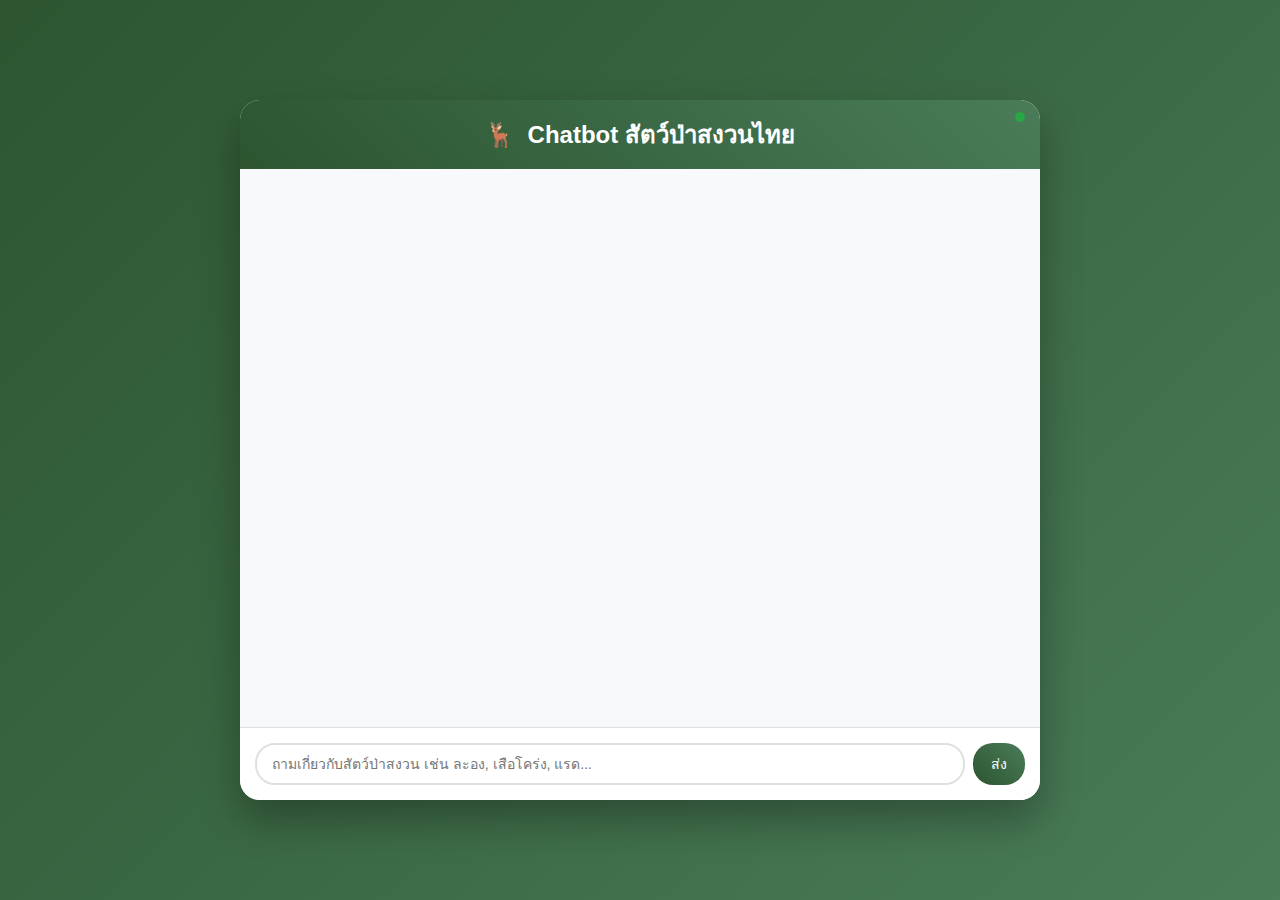
<file: chat-bot-wl-info.html>
<!DOCTYPE html>
<html lang="th">
  <head>
    <meta charset="UTF-8" />
    <meta name="viewport" content="width=device-width, initial-scale=1.0" />
    <title>Chatbot สัตว์ป่าสงวนไทย</title>
    <style>
      * {
        margin: 0;
        padding: 0;
        box-sizing: border-box;
      }

      body {
        font-family: "Segoe UI", Tahoma, Geneva, Verdana, sans-serif;
        background: linear-gradient(135deg, #2c5530 0%, #4a7c59 100%);
        min-height: 100vh;
        display: flex;
        justify-content: center;
        align-items: center;
        padding: 10px;
      }

      .chat-container {
        width: 90%;
        max-width: 800px;
        height: 85vh;
        max-height: 700px;
        background: rgba(255, 255, 255, 0.95);
        border-radius: 20px;
        box-shadow: 0 20px 40px rgba(0, 0, 0, 0.3);
        display: flex;
        flex-direction: column;
        overflow: hidden;
      }

      .chat-header {
        background: linear-gradient(45deg, #2c5530, #4a7c59);
        color: white;
        padding: 15px 20px;
        text-align: center;
        position: relative;
        flex-shrink: 0;
      }

      .chat-header::before {
        content: "🦌";
        font-size: 1.5em;
        margin-right: 8px;
      }

      .chat-header h1 {
        font-size: 1.5em;
        display: inline;
      }

      .chat-messages {
        flex: 1;
        overflow-y: auto;
        padding: 15px;
        background: #f8f9fa;
        max-height: calc(85vh - 160px);
      }

      .message {
        margin-bottom: 15px;
        opacity: 0;
        animation: fadeIn 0.5s ease-in forwards;
        clear: both;
      }

      @keyframes fadeIn {
        to {
          opacity: 1;
        }
      }

      .user-message {
        text-align: right;
      }

      .bot-message {
        text-align: left;
      }

      .message-content {
        display: inline-block;
        max-width: 85%;
        padding: 12px 16px;
        border-radius: 18px;
        word-wrap: break-word;
        line-height: 1.4;
      }

      .user-message .message-content {
        background: #007bff;
        color: white;
      }

      .bot-message .message-content {
        background: white;
        color: #333;
        border: 1px solid #e0e0e0;
        box-shadow: 0 2px 5px rgba(0, 0, 0, 0.1);
      }

      .animal-info {
        background: linear-gradient(135deg, #fff 0%, #f8f9fa 100%);
        border-radius: 12px;
        padding: 15px;
        margin: 8px 0;
        border-left: 4px solid #4a7c59;
        width: 100%;
      }

      .animal-name {
        font-size: 1.3em;
        font-weight: bold;
        color: #2c5530;
        margin-bottom: 10px;
        text-align: center;
      }

      .animal-image {
        width: 100%;
        max-width: 250px;
        height: 160px;
        object-fit: cover;
        border-radius: 8px;
        margin: 8px auto;
        border: 2px solid #4a7c59;
        display: block;
      }

      .info-section {
        margin: 8px 0;
        clear: both;
      }

      .info-label {
        font-weight: bold;
        color: #2c5530;
        margin-bottom: 4px;
        font-size: 0.95em;
      }

      .info-text {
        line-height: 1.5;
        color: #555;
        font-size: 0.9em;
        text-align: left;
      }

      .suggestions {
        display: flex;
        flex-wrap: wrap;
        gap: 6px;
        margin: 10px 0;
        justify-content: center;
      }

      .suggestion-chip {
        background: #e8f5e8;
        color: #2c5530;
        padding: 6px 12px;
        border-radius: 16px;
        cursor: pointer;
        font-size: 13px;
        border: 1px solid #4a7c59;
        transition: all 0.3s ease;
      }

      .suggestion-chip:hover {
        background: #4a7c59;
        color: white;
        transform: translateY(-1px);
      }

      .chat-input-container {
        padding: 15px;
        background: white;
        border-top: 1px solid #e0e0e0;
        flex-shrink: 0;
      }

      .input-group {
        display: flex;
        gap: 8px;
      }

      .chat-input {
        flex: 1;
        padding: 10px 15px;
        border: 2px solid #e0e0e0;
        border-radius: 20px;
        font-size: 14px;
        outline: none;
        transition: border-color 0.3s ease;
      }

      .chat-input:focus {
        border-color: #4a7c59;
      }

      .send-button {
        background: linear-gradient(45deg, #2c5530, #4a7c59);
        color: white;
        border: none;
        padding: 10px 18px;
        border-radius: 20px;
        cursor: pointer;
        font-size: 14px;
        transition: all 0.3s ease;
      }

      .send-button:hover {
        transform: translateY(-1px);
        box-shadow: 0 4px 12px rgba(76, 124, 89, 0.4);
      }

      .typing-indicator {
        display: none;
        padding: 8px 15px;
        font-style: italic;
        color: #666;
        font-size: 14px;
      }

      .typing-dot {
        animation: typing 1.4s infinite;
        opacity: 0;
      }

      .typing-dot:nth-child(1) {
        animation-delay: 0s;
      }
      .typing-dot:nth-child(2) {
        animation-delay: 0.2s;
      }
      .typing-dot:nth-child(3) {
        animation-delay: 0.4s;
      }

      @keyframes typing {
        0%,
        60%,
        100% {
          opacity: 0;
        }
        30% {
          opacity: 1;
        }
      }

      .status-indicator {
        position: absolute;
        top: 12px;
        right: 15px;
        width: 10px;
        height: 10px;
        background: #28a745;
        border-radius: 50%;
        animation: pulse 2s infinite;
      }

      @keyframes pulse {
        0% {
          opacity: 1;
        }
        50% {
          opacity: 0.5;
        }
        100% {
          opacity: 1;
        }
      }

      /* แก้ไขปัญหาการแสดงผลบนมือถือ */
      @media (max-width: 768px) {
        body {
          padding: 5px;
        }

        .chat-container {
          width: 95%;
          height: 90vh;
        }

        .message-content {
          max-width: 90%;
          font-size: 14px;
        }

        .animal-image {
          max-width: 100%;
          height: 140px;
        }

        .chat-header h1 {
          font-size: 1.3em;
        }

        .suggestions {
          justify-content: flex-start;
        }

        .suggestion-chip {
          font-size: 12px;
          padding: 5px 10px;
        }
      }

      /* แก้ไขปัญหา scrolling */
      .chat-messages::-webkit-scrollbar {
        width: 6px;
      }

      .chat-messages::-webkit-scrollbar-track {
        background: #f1f1f1;
        border-radius: 3px;
      }

      .chat-messages::-webkit-scrollbar-thumb {
        background: #4a7c59;
        border-radius: 3px;
      }

      .chat-messages::-webkit-scrollbar-thumb:hover {
        background: #2c5530;
      }
    </style>
  </head>
  <body>
    <div class="chat-container">
      <div class="chat-header">
        <div class="status-indicator"></div>
        <h1>Chatbot สัตว์ป่าสงวนไทย</h1>
      </div>

      <div class="chat-messages" id="chatMessages">
        <div class="message bot-message">
          <div class="message-content">
            สวัสดีครับ! 🦌 ยินดีต้อนรับสู่ระบบสอบถามข้อมูลสัตว์ป่าสงวนไทย<br />
            คุณสามารถถามเกี่ยวกับสัตว์ป่าหายากต่างๆ ได้เลยครับ
            <div class="suggestions">
              <div class="suggestion-chip" onclick="sendSuggestion('ละอง')">
                ละอง
              </div>
              <div
                class="suggestion-chip"
                onclick="sendSuggestion('เสือโคร่ง')"
              >
                เสือโคร่ง
              </div>
              <div class="suggestion-chip" onclick="sendSuggestion('แรด')">
                แรด
              </div>
              <div class="suggestion-chip" onclick="sendSuggestion('ช้างป่า')">
                ช้างป่า
              </div>
              <div class="suggestion-chip" onclick="sendSuggestion('เก้ง')">
                เก้ง
              </div>
            </div>
          </div>
        </div>
      </div>

      <div class="typing-indicator" id="typingIndicator">
        🤖 กำลังค้นหาข้อมูล<span class="typing-dot">.</span
        ><span class="typing-dot">.</span><span class="typing-dot">.</span>
      </div>

      <div class="chat-input-container">
        <div class="input-group">
          <input
            type="text"
            id="chatInput"
            class="chat-input"
            placeholder="ถามเกี่ยวกับสัตว์ป่าสงวน เช่น ละอง, เสือโคร่ง, แรด..."
          />
          <button id="sendButton" class="send-button">ส่ง</button>
        </div>
      </div>
    </div>

    <script>
      // ฐานข้อมูลสัตว์ป่าสงวน
      const animalDatabase = {
        ละอง: {
          name: "ละอง (ละมั่ง)",
          scientificName: "Capricornis sumatraensis",
          image:
            "[data-uri]",
          habitat:
            "ป่าเขตร้อนชื้น ป่าดิบเขา และป่าเบญจพรรณ ในเขตภาคเหนือและภาคตะวันตกของประเทศไทย",
          characteristics:
            "สัตว์กีบเท้าคู่ขนาดกลาง มีขนสีน้ำตาลเข้มถึงดำ มีเขาสั้นและแหลม ตัวผู้มีขนาดใหญ่กว่าตัวเมีย น้ำหนักประมาณ 50-140 กิโลกรัม",
          behavior:
            "เป็นสัตว์ที่อาศัยอยู่ตามไหล่เขาและหน้าผา มีนิสัยเขี้ยวขาด สามารถปีนเขาได้เก่ง กินพืชเป็นอาหาร",
          conservation:
            "สถานภาพ: ใกล้สูญพันธุ์ (Near Threatened) ตามเกณฑ์ IUCN ประชากรลดลงอย่างต่อเนื่องเนื่องจากการล่าและการทำลายถิ่นที่อยู่อาศัย",
          distribution:
            "พบในเทือกเขาตะนาวศรี เขตรักษาพันธุ์สัตว์ป่าห้วยขาแข้ง และอุทยานแห่งชาติต่างๆ ในภาคตะวันตก",
        },
        เสือโคร่ง: {
          name: "เสือโคร่ง",
          scientificName: "Panthera tigris",
          image:
            "[data-uri]",
          habitat:
            "ป่าดิบแล้ง ป่าเบญจพรรณ และป่าโปร่ง ในเขตรักษาพันธุ์สัตว์ป่าและอุทยานแห่งชาติ",
          characteristics:
            "สัตว์เลี้ยงลูกด้วยนมขนาดใหญ่ มีลายดำบนขนสีส้ม ตัวผู้มีน้ำหนักถึง 300 กิโลกรัม เป็นนักล่าที่มีพลังมาก",
          behavior:
            "เป็นสัตว์เดี่ยว ออกหาอาหารตอนกลางคืนเป็นหลัก ชอบน้ำและว่ายน้ำได้ดี มีอาณาเขตกว้างใหญ่",
          conservation:
            "สถานภาพ: สูญพันธุ์ในท้องถิ่น (Locally Extinct) ในปัจจุบันไม่มีเสือโคร่งป่าในประเทศไทยแล้ว เสือตัวสุดท้ายถูกพบเห็นเมื่อปี 2013",
          distribution:
            "เคยพบในป่าตะวันตกและตอนใต้ของประเทศไทย ปัจจุบันสูญพันธุ์แล้ว มีเพียงเสือโคร่งในสวนสัตว์เท่านั้น",
        },
        แรด: {
          name: "แรดสุมาตรา",
          scientificName: "Dicerorhinus sumatrensis",
          image:
            "[data-uri]",
          habitat:
            "ป่าดิบชื้นในเขตภาคใต้ของประเทศไทย โดยเฉพาะในจังหวัดยะลา นราธิวาส และปัตตานี",
          characteristics:
            "แรดขนาดเล็กที่สุดในโลก มีขนสีน้ำตาลแดง มีนอสองอัน น้ำหนักประมาณ 500-1000 กิโลกรัม มีผิวหนังหยาบและมีรอยย่น",
          behavior:
            "ชอบอาบโคลนและน้ำ กินพืชเป็นอาหาร เป็นสัตว์เดี่ยว มีนิสัยเขี้ยวขาดเมื่อถูกคุกคาม",
          conservation:
            "สถานภาพ: สูญพันธุ์ในท้องถิ่น (Locally Extinct) แรดสุมาตราตัวสุดท้ายในไทยตายไปเมื่อปี 2019",
          distribution:
            "เคยพบในป่าใต้ของไทย โดยเฉพาะในอุทยานแห่งชาติบูโดและบาเล่ ปัจจุบันสูญพันธุ์แล้วในประเทศไทย",
        },
        ช้างป่า: {
          name: "ช้างป่าเอเชีย",
          scientificName: "Elephas maximus",
          image:
            "[data-uri] <[base64]",
          habitat:
            "ป่าดิบแล้ง ป่าเบญจพรรณ และป่าโปร่ง ในอุทยานแห่งชาติและเขตรักษาพันธุ์สัตว์ป่าทั่วประเทศ",
          characteristics:
            "สัตว์เลี้ยงลูกด้วยนมขนาดใหญ่ที่สุดบนบก มีงวงยาว หูใหญ่ ตัวผู้บางตัวมีงาช้าง น้ำหนักได้ถึง 5 ตัน",
          behavior:
            "อาศัยอยู่เป็นฝูง นำโดยแม่ช้างแก่ กินพืชเป็นอาหาร ใช้น้ำวันละมาก ต้องเดินทางหาอาหารและน้ำตลอดเวลา",
          conservation:
            "สถานภาพ: ใกล้สูญพันธุ์ (Endangered) ประชากรประมาณ 3,000-4,000 ตัวในป่าไทย ปัญหาหลักคือการบุกรุกที่อยู่อาศัยและความขัดแย้งกับคน",
          distribution:
            "อุทยานแห่งชาติเขาใหญ่ ควายป่า กุยบุรี ผาแต้ม และเขตรักษาพันธุ์สัตว์ป่าต่างๆ ทั่วประเทศ",
        },
        เก้ง: {
          name: "เก้ง",
          scientificName: "Muntiacus muntjak",
          image:
            "[data-uri]",
          habitat:
            "ป่าดิบแล้ง ป่าเบญจพรรณ ป่าโปร่ง และป่าไผ่ในเขตอุทยานแห่งชาติและป่าสงวนทั่วประเทศ",
          characteristics:
            "กวางขนาดเล็ก สูงประมาณ 50 ซม. มีขนสีน้ำตาลแดง ตัวผู้มีเขาเล็กและเขี้ยวยื่นออกมา มีต่อมกลิ่นใต้ตา",
          behavior:
            "เป็นสัตว์เดี่ยว ออกหาอาหารตอนเช้าและเย็น กินใบไม้ ผลไม้ และยอดอ่อน มีเสียงเรียกที่ดังและเป็นจังหวะ",
          conservation:
            "สถานภาพ: ไม่ใกล้สูญพันธุ์ (Least Concern) แต่ประชากรลดลงจากการล่าและการทำลายป่า",
          distribution:
            "พบทั่วไปในป่าไทยที่ยังคงความสมบูรณ์ เช่น อุทยานแห่งชาติเขาใหญ่ ดอยอินทนนท์ และป่าทั่วไป",
        },
      };

      // ค้นหาสัตว์จากคำค้นหา
      function searchAnimal(query) {
        const lowerQuery = query.toLowerCase().trim();

        // ค้นหาแบบตรงเป๊ะ
        for (let key in animalDatabase) {
          if (
            key.toLowerCase() === lowerQuery ||
            animalDatabase[key].name.toLowerCase().includes(lowerQuery) ||
            animalDatabase[key].scientificName
              .toLowerCase()
              .includes(lowerQuery)
          ) {
            return animalDatabase[key];
          }
        }

        // ค้นหาแบบใกล้เคียง
        for (let key in animalDatabase) {
          if (
            key.toLowerCase().includes(lowerQuery) ||
            animalDatabase[key].name.toLowerCase().includes(lowerQuery)
          ) {
            return animalDatabase[key];
          }
        }

        return null;
      }

      // แสดงข้อมูลสัตว์
      function displayAnimalInfo(animal) {
        return `
                <div class="animal-info">
                    <div class="animal-name">${animal.name}</div>
                    <img src="${animal.image}" alt="${animal.name}" class="animal-image">
                    
                    <div class="info-section">
                        <div class="info-label">🔬 ชื่อวิทยาศาสตร์:</div>
                        <div class="info-text">${animal.scientificName}</div>
                    </div>

                    <div class="info-section">
                        <div class="info-label">🏞️ ถิ่นที่อยู่อาศัย:</div>
                        <div class="info-text">${animal.habitat}</div>
                    </div>

                    <div class="info-section">
                        <div class="info-label">📝 ลักษณะทั่วไป:</div>
                        <div class="info-text">${animal.characteristics}</div>
                    </div>

                    <div class="info-section">
                        <div class="info-label">🐾 พฤติกรรม:</div>
                        <div class="info-text">${animal.behavior}</div>
                    </div>

                    <div class="info-section">
                        <div class="info-label">⚠️ สถานภาพการอนุรักษ์:</div>
                        <div class="info-text">${animal.conservation}</div>
                    </div>

                    <div class="info-section">
                        <div class="info-label">📍 การกระจายพันธุ์:</div>
                        <div class="info-text">${animal.distribution}</div>
                    </div>
                </div>
            `;
      }

      // เพิ่มข้อความในแชท
      function addMessage(content, isUser = false) {
        const messagesContainer = document.getElementById("chatMessages");
        const messageDiv = document.createElement("div");
        messageDiv.className = `message ${
          isUser ? "user-message" : "bot-message"
        }`;

        messageDiv.innerHTML = `<div class="message-content">${content}</div>`;
        messagesContainer.appendChild(messageDiv);
        messagesContainer.scrollTop = messagesContainer.scrollHeight;
      }

      // แสดงตัวบ่งชี้การพิมพ์
      function showTypingIndicator() {
        document.getElementById("typingIndicator").style.display = "block";
        const chatMessages = document.getElementById("chatMessages");
        chatMessages.scrollTop = chatMessages.scrollHeight;
      }

      // ซ่อนตัวบ่งชี้การพิมพ์
      function hideTypingIndicator() {
        document.getElementById("typingIndicator").style.display = "none";
      }

      // ประมวลผลข้อความ
      function processMessage(message) {
        const animal = searchAnimal(message);

        if (animal) {
          return displayAnimalInfo(animal);
        } else {
          const responses = [
            `ขออภัยครับ ไม่พบข้อมูลเกี่ยวกับ "${message}" ในฐานข้อมูล<br><br>ลองถามเกี่ยวกับสัตว์เหล่านี้ดูครับ:`,
            `ไม่มีข้อมูลเกี่ยวกับ "${message}" ในระบบครับ<br><br>คุณสามารถสอบถามเกี่ยวกับ:`,
            `หาข้อมูล "${message}" ไม่พบครับ<br><br>ลองค้นหาสัตว์เหล่านี้แทน:`,
          ];

          const randomResponse =
            responses[Math.floor(Math.random() * responses.length)];

          return `${randomResponse}
                    <div class="suggestions">
                        <div class="suggestion-chip" onclick="sendSuggestion('ละอง')">ละอง</div>
                        <div class="suggestion-chip" onclick="sendSuggestion('เสือโคร่ง')">เสือโคร่ง</div>
                        <div class="suggestion-chip" onclick="sendSuggestion('แรด')">แรดสุมาตรา</div>
                        <div class="suggestion-chip" onclick="sendSuggestion('ช้างป่า')">ช้างป่า</div>
                        <div class="suggestion-chip" onclick="sendSuggestion('เก้ง')">เก้ง</div>
                    </div>`;
        }
      }

      // ส่งข้อความ
      function sendMessage() {
        const input = document.getElementById("chatInput");
        const message = input.value.trim();

        if (message === "") return;

        // แสดงข้อความของผู้ใช้
        addMessage(message, true);
        input.value = "";

        // แสดงตัวบ่งชี้การพิมพ์
        showTypingIndicator();

        // จำลองการประมวลผล
        setTimeout(() => {
          hideTypingIndicator();
          const response = processMessage(message);
          addMessage(response);
        }, 1200 + Math.random() * 800);
      }

      // ส่งข้อความแนะนำ
      function sendSuggestion(suggestion) {
        document.getElementById("chatInput").value = suggestion;
        sendMessage();
      }

      // Event Listeners
      document
        .getElementById("sendButton")
        .addEventListener("click", sendMessage);

      document
        .getElementById("chatInput")
        .addEventListener("keypress", function (e) {
          if (e.key === "Enter") {
            e.preventDefault();
            sendMessage();
          }
        });

      // เพิ่มข้อความต้อนรับพิเศษ
      setTimeout(() => {
        addMessage(`
                <strong>💡 เคล็ดลับการใช้งาน:</strong><br>
                • พิมพ์ชื่อสัตว์ที่ต้องการทราบข้อมูล<br>
                • ระบบรองรับทั้งชื่อไทยและชื่อวิทยาศาสตร์<br>
                • คลิกที่ปุ่มแนะนำเพื่อดูตัวอย่าง<br><br>
                <em>ข้อมูลอัปเดต: กันยายน 2025</em>
            `);
      }, 1500);
    </script>
  </body>
</html>
</file>
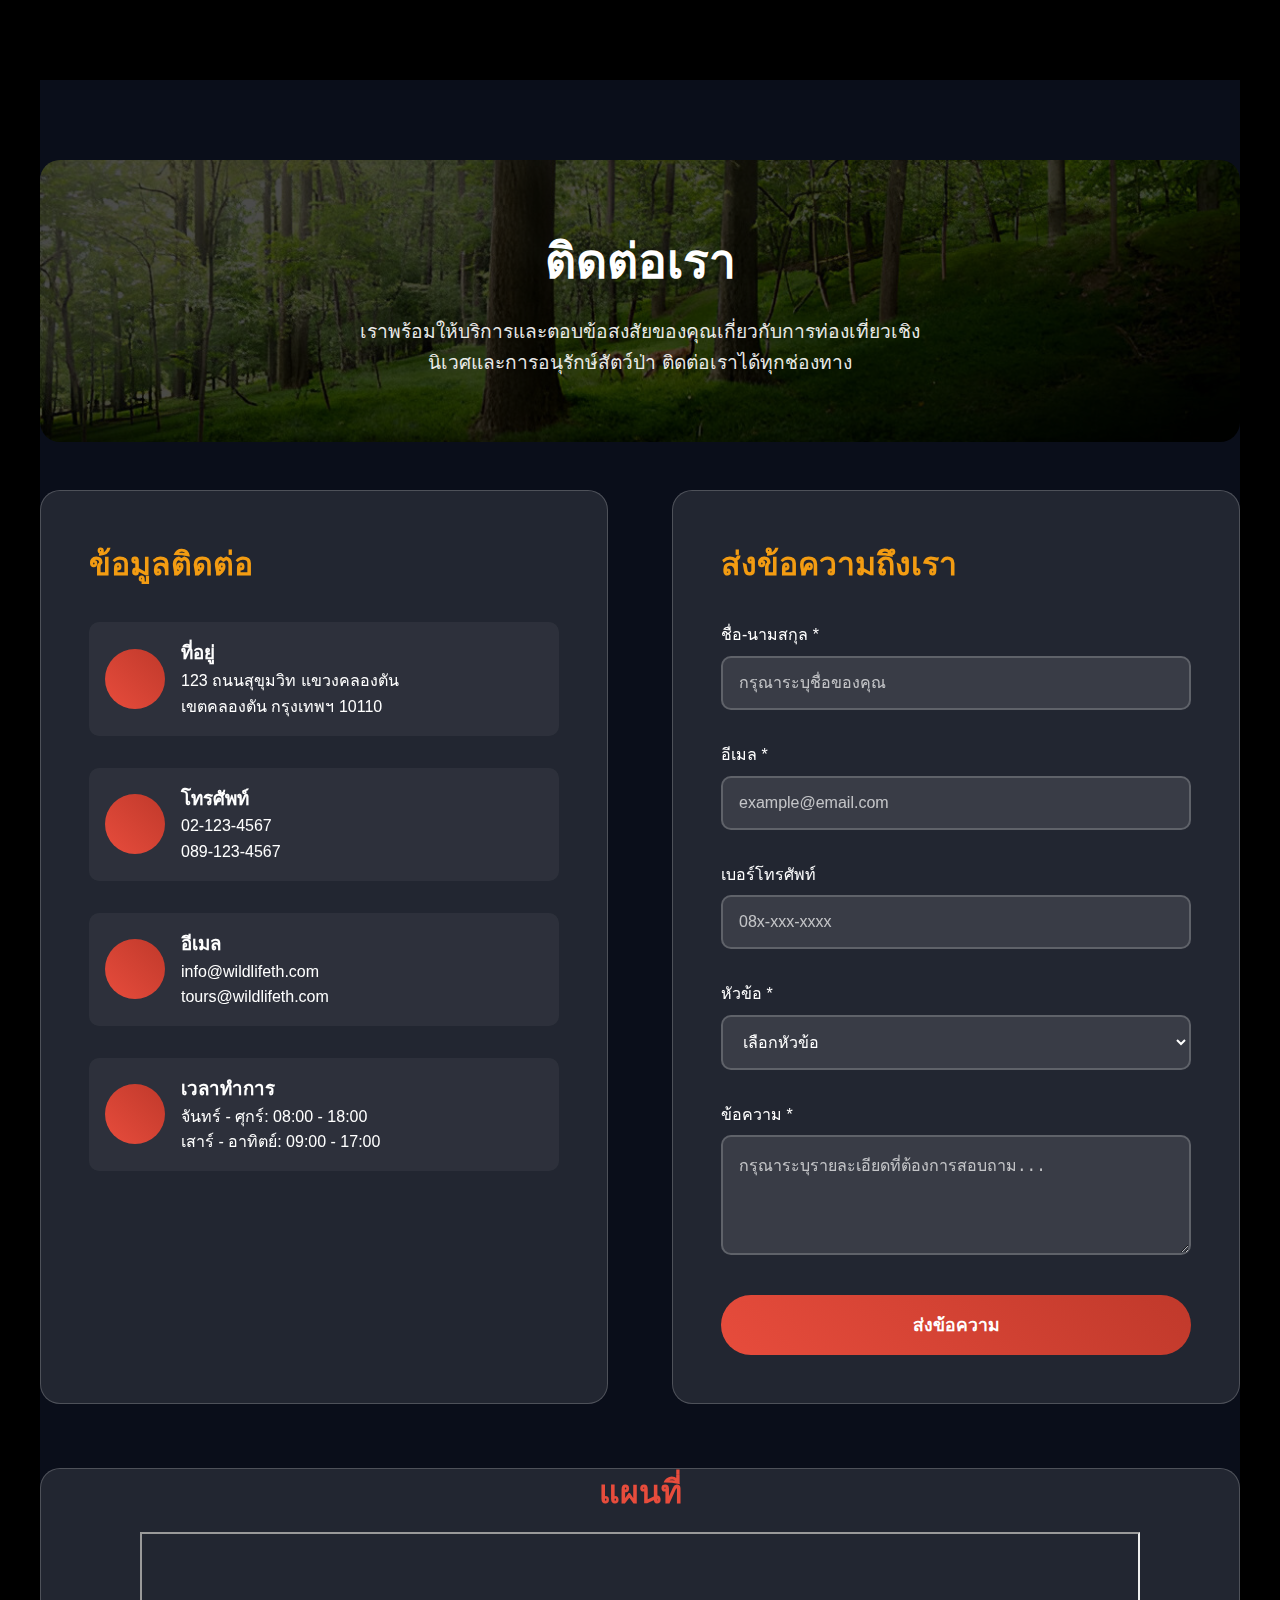
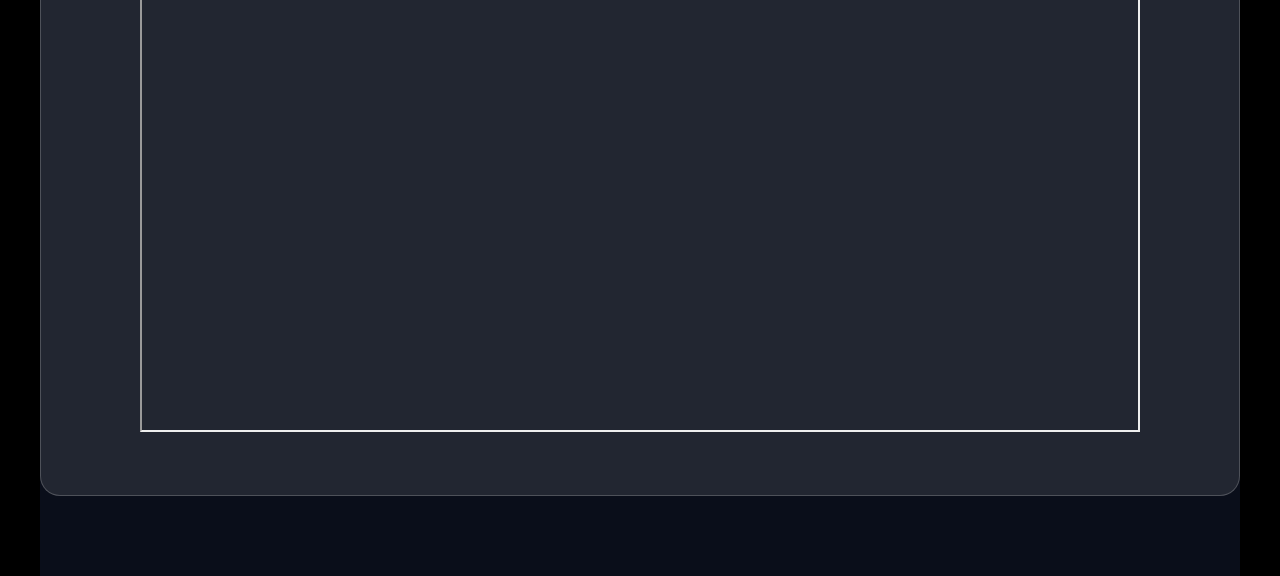
<file: contact.html>
<!DOCTYPE html>
<html lang="th">

    <meta charset="UTF-8" />
    <meta name="viewport" content="width=device-width, initial-scale=1.0" />
    <title>Wildlife4Life</title>
     <link rel="stylesheet" href="/styles/flat.css" />
    <style>
      * {
        margin: 0;
        padding: 0;
        box-sizing: border-box;
      }

      body {
        font-family: "Segoe UI", Tahoma, Geneva, Verdana, sans-serif;
        background: #000000;
        color: white;
        min-height: 100vh;
      }

      .header {
        background: rgba(0, 0, 0, 0.8);
        padding: 1rem 0;
        position: fixed;
        width: 100%;
        top: 0;
        z-index: 1000;
        backdrop-filter: blur(10px);
      }

      .main-content {
        margin-top: 80px;
        padding: 4rem 2rem;
        max-width: 1200px;
        margin-left: auto;
        margin-right: auto;
      }

      .contact-hero {
        text-align: center;
        margin-bottom: 4rem;
        background: linear-gradient(rgba(0, 0, 0, 0.7), rgba(0, 0, 0, 0.7)),
          url('./images/twoDeer.jpg')
            center/cover;
        padding: 4rem 2rem;
        border-radius: 20px;
        margin-bottom: 3rem;
      }

      .contact-hero h1 {
        font-size: 3rem;
        margin-bottom: 1rem;
        color: #fff;
      }

      .contact-hero p {
        font-size: 1.2rem;
        opacity: 0.9;
        max-width: 600px;
        margin: 0 auto;
      }

      .contact-container {
        display: grid;
        grid-template-columns: 1fr 1fr;
        gap: 4rem;
        margin-top: 3rem;
      }

      .contact-info {
        background: rgba(255, 255, 255, 0.1);
        padding: 3rem;
        border-radius: 20px;
        backdrop-filter: blur(10px);
        border: 1px solid rgba(255, 255, 255, 0.2);
      }

      .contact-info h2 {
        color: #f39c12;
        margin-bottom: 2rem;
        font-size: 2rem;
      }

      .contact-item {
        display: flex;
        align-items: center;
        margin-bottom: 2rem;
        padding: 1rem;
        background: rgba(255, 255, 255, 0.05);
        border-radius: 10px;
        transition: transform 0.3s, box-shadow 0.3s;
      }

      .contact-item:hover {
        transform: translateY(-5px);
        box-shadow: 0 10px 30px rgba(231, 76, 60, 0.3);
      }

      .contact-icon {
        width: 60px;
        height: 60px;
        background: linear-gradient(45deg, #e74c3c, #c0392b);
        border-radius: 100%;
        display: flex;
        align-items: center;
        justify-content: center;
        margin-right: 1rem;
        font-size: 2rem;
      }

      .contact-form {
        background: rgba(255, 255, 255, 0.1);
        padding: 3rem;
        border-radius: 20px;
        backdrop-filter: blur(10px);
        border: 1px solid rgba(255, 255, 255, 0.2);
      }

      .contact-form h2 {
        color: #f39c12;
        margin-bottom: 2rem;
        font-size: 2rem;
      }

      .form-group {
        margin-bottom: 2rem;
      }

      .form-group label {
        display: block;
        margin-bottom: 0.5rem;
        color: #fff;
        font-weight: 500;
      }

      .form-group input,
      .form-group textarea,
      .form-group select {
        width: 100%;
        padding: 1rem;
        border: 2px solid rgba(255, 255, 255, 0.2);
        background: rgba(255, 255, 255, 0.1);
        border-radius: 10px;
        color: white;
        font-size: 1rem;
        transition: border-color 0.3s, box-shadow 0.3s;
      }

      .form-group input:focus,
      .form-group textarea:focus,
      .form-group select:focus {
        outline: none;
        border-color: #e74c3c;
        box-shadow: 0 0 15px rgba(231, 76, 60, 0.3);
      }

      .form-group input::placeholder,
      .form-group textarea::placeholder {
        color: rgba(255, 255, 255, 0.7);
      }

      .form-group textarea {
        resize: vertical;
        min-height: 120px;
      }

      .submit-btn {
        background: linear-gradient(45deg, #e74c3c, #c0392b);
        color: white;
        padding: 1rem 3rem;
        border: none;
        border-radius: 50px;
        font-size: 1.1rem;
        font-weight: 600;
        cursor: pointer;
        transition: transform 0.3s, box-shadow 0.3s;
        width: 100%;
      }

      .submit-btn:hover {
        transform: translateY(-2px);
        box-shadow: 0 10px 30px rgba(231, 76, 60, 0.4);
      }

      .map-section {
        margin-top: 4rem;
        background: rgba(255, 255, 255, 0.1);
        padding: 3rem;
        border-radius: 20px;
        backdrop-filter: blur(10px);
        border: 1px solid rgba(255, 255, 255, 0.2);
       display: flex;
        align-items: center;
        justify-content: center;
      }

      .map-section h2 {
        color: #e74c3c;
        margin-bottom: 2rem;
        text-align: center;
        font-size: 2rem;
      }

      .map-placeholder {
        width: 100%;
        height: 400px;
        background: linear-gradient(45deg, #2c3e50, #34495e);
        border-radius: 15px;
        display: flex;
        align-items: center;
        justify-content: center;
        color: white;
        font-size: 1.2rem;
        border: 2px solid rgba(255, 255, 255, 0.2);
      }


 

      @media (max-width: 768px) {
        .contact-container {
          grid-template-columns: 1fr;
          gap: 2rem;
        }

        .contact-hero h1 {
          font-size: 2rem;
        }

        .nav-menu {
          display: none;
        }
      }
    </style>
     <link rel="stylesheet" href="/styles/styles.css" />
  </head>
  <body>
     <div w3-include-html="components/navbar.html"></div>
    <main class="main-content">
      <div class="contact-hero">
        <h1>ติดต่อเรา</h1>
        <p>
          เราพร้อมให้บริการและตอบข้อสงสัยของคุณเกี่ยวกับการท่องเที่ยวเชิงนิเวศและการอนุรักษ์สัตว์ป่า
          ติดต่อเราได้ทุกช่องทาง
        </p>
      </div>

      <div class="contact-container">
        <div class="contact-info">
          <h2>ข้อมูลติดต่อ</h2>

         
        <div class="contact-item">
            <div class="contact-icon"><i class="fi fi-sr-marker"></i></div>
            <div>
             <h3>ที่อยู่</h3>
              <p>123 ถนนสุขุมวิท แขวงคลองตัน </p> เขตคลองตัน กรุงเทพฯ 10110</p>
            </div>
          </div>
          <div class="contact-item">
            <div class="contact-icon"><i class="fi fi-sr-phone-call"></i></div>
            <div>
              <h3>โทรศัพท์</h3>
              <p>02-123-4567<br />089-123-4567</p>
            </div>
          </div>

          <div class="contact-item">
            <div class="contact-icon"><i class="fi fi-ss-envelope"></i></div>
            <div>
              <h3>อีเมล</h3>
              <p>info@wildlifeth.com<br />tours@wildlifeth.com</p>
            </div>
          </div>

          <div class="contact-item">
            <div class="contact-icon"><i class="fi fi-sr-clock-three"></i></div>
            <div>
              <h3>เวลาทำการ</h3>
              <p>
                จันทร์ - ศุกร์: 08:00 - 18:00<br />เสาร์ - อาทิตย์: 09:00 -
                17:00
              </p>
            </div>
          </div>
        </div>

        <form class="contact-form">
          <h2>ส่งข้อความถึงเรา</h2>

          <div class="form-group">
            <label for="name">ชื่อ-นามสกุล *</label>
            <input
              type="text"
              id="name"
              name="name"
              required
              placeholder="กรุณาระบุชื่อของคุณ"
            />
          </div>

          <div class="form-group">
            <label for="email">อีเมล *</label>
            <input
              type="email"
              id="email"
              name="email"
              required
              placeholder="example@email.com"
            />
          </div>

          <div class="form-group">
            <label for="phone">เบอร์โทรศัพท์</label>
            <input
              type="tel"
              id="phone"
              name="phone"
              placeholder="08x-xxx-xxxx"
            />
          </div>

          <div class="form-group">
            <label for="subject">หัวข้อ *</label>
            <select id="subject" name="subject" required>
              <option value="">เลือกหัวข้อ</option>
              <option value="report">รายงานพบเจอสัตว์ป่า</option>
              <option value="booking">จองทัวร์</option>
              <option value="wildlife">สอบถามเกี่ยวกับสัตว์ป่า</option>
              <option value="conservation">การอนุรักษ์</option>
              <option value="other">อื่นๆ</option>
            </select>
          </div>

          <div class="form-group">
            <label for="message">ข้อความ *</label>
            <textarea
              id="message"
              name="message"
              required
              placeholder="กรุณาระบุรายละเอียดที่ต้องการสอบถาม..."
            ></textarea>
          </div>

          <button type="submit" class="submit-btn">ส่งข้อความ</button>
        </form>
      </div>

      <div class="map-section">
        <h2 style="padding-top:15px; padding-bottom:30px; position: fixed; top: 5%; left: 50%; transform: translate(-50%, -50%); text-align: center;">แผนที่</h2>
       <iframe style="margin-top:15px; margin-bottom:15px;" src="https://www.google.com/maps/embed?pb=!1m18!1m12!1m3!1d142271.4011567914!2d100.33016478163233!3d13.832561108152833!2m3!1f0!2f0!3f0!3m2!1i1024!2i768!4f13.1!3m3!1m2!1s0x30e29d217330c239%3A0xdd0648eb49a9f424!2z4Liq4Liz4LiZ4Lix4LiB4Lit4Li44LiX4Lii4Liy4LiZ4LmB4Lir4LmI4LiH4LiK4Liy4LiV4Li0!5e0!3m2!1sth!2sth!4v1757437275643!5m2!1sth!2sth" width="1000" height="500" style="border:0;" allowfullscreen="" loading="lazy" referrerpolicy="no-referrer-when-downgrade"></iframe>
      </div>
    </main>


    <script>
      // Form submission handling
      document
        .querySelector(".contact-form")
        .addEventListener("submit", function (e) {
          e.preventDefault();

          // Simple form validation
          const name = document.getElementById("name").value;
          const email = document.getElementById("email").value;
          const subject = document.getElementById("subject").value;
          const message = document.getElementById("message").value;

          if (!name || !email || !subject || !message) {
            alert("กรุณากรอกข้อมูลให้ครบถ้วน");
            return;
          }

          // Simulate form submission
          alert("ขอบคุณที่ติดต่อเรา! เราจะตอบกลับให้คุณภายใน 24 ชั่วโมง");
          this.reset();
        });

      // Smooth scrolling for navigation
      document.querySelectorAll('a[href^="#"]').forEach((anchor) => {
        anchor.addEventListener("click", function (e) {
          e.preventDefault();
          const target = document.querySelector(this.getAttribute("href"));
          if (target) {
            target.scrollIntoView({
              behavior: "smooth",
            });
          }
        });
      });

      // Add some interactive effects
      document.querySelectorAll(".contact-item").forEach((item) => {
        item.addEventListener("mouseenter", function () {
          this.style.transform = "translateY(-5px) scale(1.02)";
        });

        item.addEventListener("mouseleave", function () {
          this.style.transform = "translateY(0) scale(1)";
        });
      });
    </script>

    <div w3-include-html="components/footer.html"></div>
    <script src="/javascript/script.js"></script>
    <script src="/javascript/slider.js"></script>
    <script src="https://www.w3schools.com/lib/w3.js"></script>
    <script>
      w3.includeHTML();
    </script>
  </body>
</html>
</file>
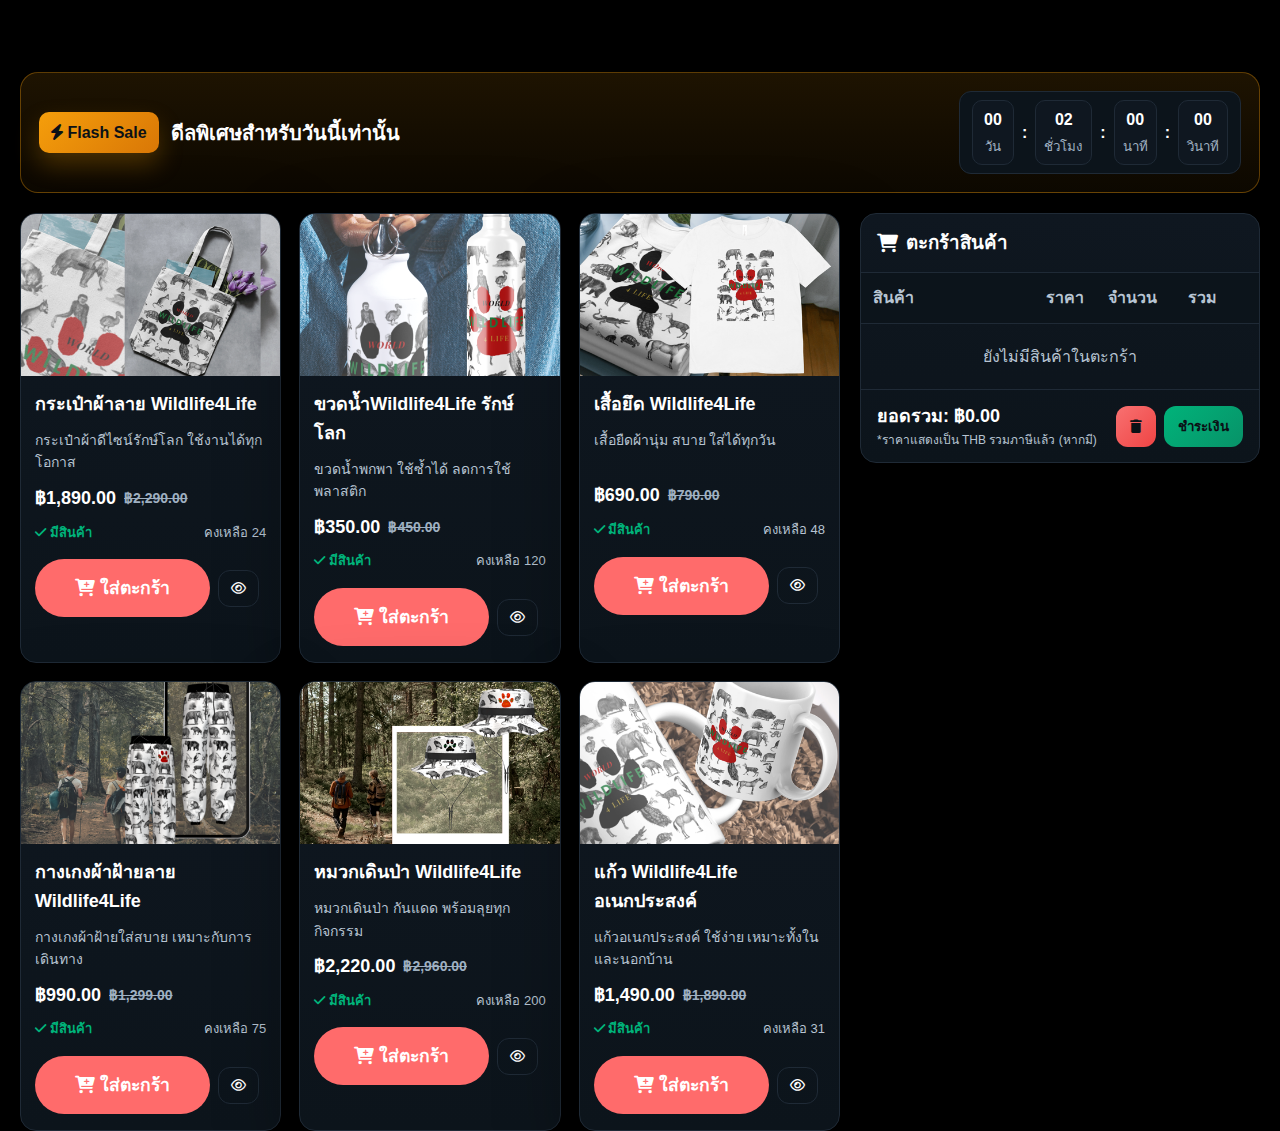
<file: product.html>
<!DOCTYPE html>
<html lang="th">
  <head>
    <meta charset="utf-8" />
    <meta name="viewport" content="width=device-width,initial-scale=1" />
    <title>Wildlife4Life</title>

    <!-- Icons -->
    <link
      rel="stylesheet"
      href="https://cdnjs.cloudflare.com/ajax/libs/font-awesome/6.5.2/css/all.min.css"
      crossorigin="anonymous"
      referrerpolicy="no-referrer"
    />

    <style>
      :root {
        --nav-h: 72px; /* ปรับตามความสูงจริงของ navbar */
        --bg-900: #0b1116;
        --bg-800: #0f1720;
        --bg-700: #121a24;
        --line-600: #1f2a36;
        --text-100: #e5edf5;
        --text-300: #b7c4d2;
        --text-400: #9fb0c1;
        --brand: #00b37a;
        --brand-600: #089268;
        --cta: #f59e0b;
        --cta-600: #d97706;
        --danger: #ef4444;
        --radius-xl: 18px;
        --radius-lg: 14px;
        --radius-md: 10px;
        --shadow-xl: 0 30px 80px rgba(0, 0, 0, 0.45);
      }
      * {
        box-sizing: border-box;
        margin: 0;
        padding: 0;
      }
      body {
        font-family: "Kanit", system-ui, -apple-system, "Segoe UI", Roboto,
          Arial, sans-serif;
        background: linear-gradient(180deg, #0a0f14 0%, var(--bg-900) 60%);
        color: var(--text-100);
        min-height: 100vh;
      }
      a {
        color: inherit;
        text-decoration: none;
      }
      .container {
        max-width: 1200px;
        margin: 0 auto;
        padding: 24px;
      }

      /* Header (mini) */
      .nav {
        position: sticky;
        top: 0;
        z-index: 50;
        background: rgba(11, 17, 22, 0.8);
        backdrop-filter: blur(10px);
        border-bottom: 1px solid var(--line-600);
      }
      .nav .container {
        display: flex;
        align-items: center;
        justify-content: space-between;
        gap: 12px;
        padding: 12px 24px;
      }
      .brand {
        display: flex;
        align-items: center;
        gap: 10px;
        font-weight: 800;
      }
      .brand .paw {
        color: #fff;
      }
      .brand span .hl {
        color: var(--brand);
      }
      .nav a {
        color: var(--text-300);
      }
      .nav a:hover {
        color: #fff;
      }

      main.container {
        margin-top: var(--nav-h);
      }
      /* Flash sale */
      .flash {
        margin: 24px auto 8px;
        padding: 18px;
        background: linear-gradient(
          180deg,
          rgba(245, 158, 11, 0.12),
          rgba(245, 158, 11, 0.05)
        );
        border: 1px solid rgba(245, 158, 11, 0.35);
        border-radius: var(--radius-xl);
        display: flex;
        align-items: center;
        justify-content: space-between;
        gap: 16px;
      }
      .flash-left {
        display: flex;
        align-items: center;
        gap: 12px;
      }
      .badge {
        background: linear-gradient(135deg, var(--cta), var(--cta-600));
        color: #0b1116;
        font-weight: 900;
        padding: 8px 12px;
        border-radius: 10px;
        box-shadow: 0 12px 24px rgba(245, 158, 11, 0.25);
      }
      .flash h3 {
        font-size: 20px;
      }
      .timer {
        display: flex;
        align-items: center;
        gap: 8px;
        font-weight: 800;
        background: #0c141b;
        border: 1px solid var(--line-600);
        padding: 8px 12px;
        border-radius: 12px;
      }
      .timer .box {
        min-width: 42px;
        text-align: center;
        background: #0f1720;
        border: 1px solid var(--line-600);
        padding: 6px 8px;
        border-radius: 10px;
        font-feature-settings: "tnum";
        font-variant-numeric: tabular-nums;
      }
      .timer small {
        color: var(--text-400);
        font-weight: 500;
      }

      /* Grid */
      .grid {
        display: grid;
        grid-template-columns: repeat(12, 1fr);
        gap: 20px;
        margin-top: 20px;
      }
      .col-8 {
        grid-column: span 8;
      }
      .col-4 {
        grid-column: span 4;
      }
      @media (max-width: 1024px) {
        .col-8 {
          grid-column: span 12;
        }
        .col-4 {
          grid-column: span 12;
        }
      }

      /* Product cards */
      .cards {
        display: grid;
        grid-template-columns: repeat(3, 1fr);
        gap: 18px;
      }
      @media (max-width: 1024px) {
        .cards {
          grid-template-columns: repeat(2, 1fr);
        }
      }
      @media (max-width: 640px) {
        .cards {
          grid-template-columns: 1fr;
        }
      }

      .card {
        background: linear-gradient(180deg, var(--bg-800), #0c141b);
        border: 1px solid var(--line-600);
        border-radius: 16px;
        overflow: hidden;
        box-shadow: var(--shadow-xl);
        display: flex;
        flex-direction: column;
      }
      .thumb {
        position: relative;
        aspect-ratio: 16/10;
        overflow: hidden;
      }
      .thumb img {
        width: 100%;
        height: 100%;
        object-fit: cover;
        display: block;
        transform: scale(1.02);
        transition: transform 0.4s ease;
        filter: contrast(1.03) saturate(1.05);
      }
      .card:hover .thumb img {
        transform: scale(1.06);
      }
      .body {
        padding: 14px 14px 16px;
        display: flex;
        flex-direction: column;
        gap: 10px;
      }
      .title {
        font-weight: 800;
        font-size: 18px;
      }
      .desc {
        color: var(--text-300);
        font-size: 14px;
        min-height: 42px;
      }
      .price {
        display: flex;
        align-items: center;
        gap: 8px;
      }
      .price .now {
        color: #fff;
        font-weight: 900;
        font-size: 18px;
      }
      .price .old {
        color: var(--text-400);
        text-decoration: line-through;
        font-size: 14px;
      }
      .meta {
        display: flex;
        align-items: center;
        justify-content: space-between;
        color: var(--text-300);
        font-size: 13px;
      }
      .actions {
        display: flex;
        align-items: center;
        gap: 8px;
        margin-top: 6px;
      }
      .btn {
        border: 0;
        padding: 10px 12px;
        border-radius: 12px;
        font-weight: 800;
        cursor: pointer;
      }
      .btn-cta {
        background: linear-gradient(135deg, var(--cta), var(--cta-600));
        color: #0a0f14;
      }
      .btn-cta:hover {
        filter: brightness(1.05);
      }
      .btn-ghost {
        background: transparent;
        color: #fff;
        border: 1px solid var(--line-600);
      }
      .stock {
        color: var(--brand);
        font-weight: 700;
      }

      /* Cart table */
      .panel {
        background: linear-gradient(180deg, var(--bg-800), #0c141b);
        border: 1px solid var(--line-600);
        border-radius: 16px;
        overflow: hidden;
      }
      .panel h3 {
        padding: 14px 16px;
        border-bottom: 1px solid var(--line-600);
      }
      table {
        width: 100%;
        border-collapse: collapse;
      }
      thead th {
        background: #0c141b;
        color: var(--text-300);
        text-align: left;
        font-weight: 700;
        padding: 12px;
        border-bottom: 1px solid var(--line-600);
      }
      tbody td {
        padding: 12px;
        border-bottom: 1px solid var(--line-600);
        vertical-align: middle;
      }
      .td-product {
        display: flex;
        align-items: center;
        gap: 10px;
      }
      .td-product img {
        width: 56px;
        height: 40px;
        object-fit: cover;
        border-radius: 8px;
        border: 1px solid var(--line-600);
      }
      .qty {
        display: inline-flex;
        align-items: center;
        border: 1px solid var(--line-600);
        border-radius: 10px;
        overflow: hidden;
      }
      .qty button {
        background: #0f1720;
        color: #fff;
        border: 0;
        width: 32px;
        height: 32px;
        cursor: pointer;
      }
      .qty input {
        width: 48px;
        height: 32px;
        background: #0c141b;
        color: #fff;
        border: 0;
        text-align: center;
        font-weight: 700;
      }
      .td-actions button {
        background: transparent;
        color: #fff;
        border: 1px solid var(--line-600);
        padding: 6px 10px;
        border-radius: 10px;
        cursor: pointer;
      }
      .td-actions button:hover {
        border-color: #fff;
      }
      .panel-footer {
        display: flex;
        align-items: center;
        justify-content: space-between;
        gap: 12px;
        padding: 12px 16px;
      }
      .total {
        font-size: 18px;
        font-weight: 900;
      }
      .muted {
        color: var(--text-300);
      }

      .btn-danger {
        background: linear-gradient(135deg, #f87171, #ef4444);
        color: #0b1116;
        border: 0;
        padding: 10px 14px;
        border-radius: 12px;
        font-weight: 900;
        cursor: pointer;
      }
      .btn-danger:hover {
        filter: brightness(1.05);
      }
      .btn-checkout {
        background: linear-gradient(135deg, var(--brand), var(--brand-600));
        color: #0b1116;
        border: 0;
        padding: 10px 14px;
        border-radius: 12px;
        font-weight: 900;
        cursor: pointer;
      }
      .btn-checkout:hover {
        filter: brightness(1.05);
      }

      /* Toast */
      .toast {
        position: fixed;
        right: 18px;
        bottom: 18px;
        z-index: 80;
        display: none;
        background: #0f1720;
        border: 1px solid var(--line-600);
        padding: 12px 14px;
        border-radius: 12px;
        box-shadow: var(--shadow-xl);
      }
    </style>
    <link rel="stylesheet" href="/styles/styles.css" />
    <link rel="stylesheet" href="/styles/flat.css" />
  </head>
  <body>
    <div w3-include-html="components/navbar.html"></div>
    <main class="container">
      <!-- FLASH SALE -->
      <section class="flash" aria-live="polite">
        <div class="flash-left">
          <span class="badge"><i class="fa-solid fa-bolt"></i> Flash Sale</span>
          <h3>ดีลพิเศษสำหรับวันนี้เท่านั้น</h3>
        </div>
        <div class="timer" id="timer">
          <div class="box"><span id="d">00</span><br /><small>วัน</small></div>
          <div>:</div>
          <div class="box">
            <span id="h">00</span><br /><small>ชั่วโมง</small>
          </div>
          <div>:</div>
          <div class="box"><span id="m">00</span><br /><small>นาที</small></div>
          <div>:</div>
          <div class="box">
            <span id="s">00</span><br /><small>วินาที</small>
          </div>
        </div>
      </section>

      <div class="grid">
        <!-- PRODUCTS -->
        <section class="col-8">
          <div class="cards" id="productGrid">
            <!-- Cards will be injected here -->
          </div>
        </section>

        <!-- CART -->
        <aside class="col-4">
          <div class="panel">
            <h3 style="display: flex; align-items: center; gap: 8px">
              <i class="fa-solid fa-cart-shopping"></i> ตะกร้าสินค้า
            </h3>
            <div class="table-wrap">
              <table>
                <thead>
                  <tr>
                    <th style="width: 45%">สินค้า</th>
                    <th style="width: 15%">ราคา</th>
                    <th style="width: 20%">จำนวน</th>
                    <th style="width: 15%">รวม</th>
                    <th style="width: 5%"></th>
                  </tr>
                </thead>
                <tbody id="cartBody">
                  <tr>
                    <td
                      colspan="5"
                      class="muted"
                      style="text-align: center; padding: 20px"
                    >
                      ยังไม่มีสินค้าในตะกร้า
                    </td>
                  </tr>
                </tbody>
              </table>
            </div>
            <div class="panel-footer">
              <div>
                <div class="total">
                  ยอดรวม: <span id="grandTotal">฿0.00</span>
                </div>
                <div class="muted" style="font-size: 12px">
                  *ราคาแสดงเป็น THB รวมภาษีแล้ว (หากมี)
                </div>
              </div>
              <div style="display: flex; gap: 8px">
                <button class="btn-danger" id="clearCart">
                  <i class="fa-solid fa-trash"></i>
                </button>
                <button class="btn-checkout" id="checkoutBtn">ชำระเงิน</button>
              </div>
            </div>
          </div>
        </aside>
      </div>
    </main>

    <div class="toast" id="toast">
      <i class="fa-solid fa-circle-check" style="color: var(--brand)"></i>
      <span id="toastMsg">เพิ่มลงตะกร้าแล้ว</span>
    </div>
    <div w3-include-html="components/footer.html"></div>
    <script src="/javascript/volunteer.js"></script>
    <script src="/javascript/script.js"></script>
    <script src="/javascript/slider.js"></script>
    <script src="https://www.w3schools.com/lib/w3.js"></script>
    <script>
      w3.includeHTML();
    </script>
    <script>
      // ===== Utilities =====
      const fmt = new Intl.NumberFormat("th-TH", {
        style: "currency",
        currency: "THB",
      });
      const $ = (sel, root = document) => root.querySelector(sel);
      const $$ = (sel, root = document) => [...root.querySelectorAll(sel)];

      // ===== Demo Products (6 items) =====
      const PRODUCTS = [
        {
          id: "WL4L001",
          name: "กระเป๋าผ้าลาย Wildlife4Life",
          price: 1890,
          compareAt: 2290,
          stock: 24,
          img: "/images/product/BAG.png",
          desc: "กระเป๋าผ้าดีไซน์รักษ์โลก ใช้งานได้ทุกโอกาส",
        },
        {
          id: "WL4L002",
          name: "ขวดน้ำWildlife4Life รักษ์โลก",
          price: 350,
          compareAt: 450,
          stock: 120,
          img: "/images/product/TUMBLER.png",
          desc: "ขวดน้ำพกพา ใช้ซ้ำได้ ลดการใช้พลาสติก",
        },
        {
          id: "WL4L003",
          name: "เสื้อยึด Wildlife4Life",
          price: 690,
          compareAt: 790,
          stock: 48,
          img: "/images/product/SHIRT.png",
          desc: "เสื้อยืดผ้านุ่ม สบาย ใส่ได้ทุกวัน",
        },
        {
          id: "WL4L004",
          name: "กางเกงผ้าฝ้ายลาย Wildlife4Life",
          price: 990,
          compareAt: 1299,
          stock: 75,
          img: "/images/product/SWEATPANTS.png",
          desc: "กางเกงผ้าฝ้ายใส่สบาย เหมาะกับการเดินทาง",
        },
        {
          id: "WL4L005",
          name: "หมวกเดินป่า Wildlife4Life",
          price: 2220,
          compareAt: 2960,
          stock: 200,
          img: "/images/product/BUCKET.png",
          desc: "หมวกเดินป่า กันแดด พร้อมลุยทุกกิจกรรม",
        },
        {
          id: "WL4L006",
          name: "แก้ว Wildlife4Life อเนกประสงค์ ",
          price: 1490,
          compareAt: 1890,
          stock: 31,
          img: "/images/product/GLASS.png",
          desc: "แก้วอเนกประสงค์ ใช้ง่าย เหมาะทั้งในและนอกบ้าน",
        },
      ];

      // ===== Render Product Cards =====
      function renderProducts() {
        const grid = $("#productGrid");
        grid.innerHTML = PRODUCTS.map(
          (p) => `
        <article class="card" data-id="${p.id}">
          <div class="thumb">
            <img src="${p.img}" alt="${p.name}">
          </div>
          <div class="body">
            <div class="title">${p.name}</div>
            <div class="desc">${p.desc}</div>
            <div class="price">
              <span class="now">${fmt.format(p.price)}</span>
              <span class="old">${fmt.format(p.compareAt)}</span>
            </div>
            <div class="meta">
              <span class="stock"><i class="fa-solid fa-check"></i> มีสินค้า</span>
              <span class="muted">คงเหลือ ${p.stock}</span>
            </div>
            <div class="actions">
              <button class="btn btn-cta add-btn"><i class="fa-solid fa-cart-plus"></i> ใส่ตะกร้า</button>
              <button class="btn btn-ghost" onclick="viewDetail('${
                p.id
              }')"><i class="fa-regular fa-eye"></i></button>
            </div>
          </div>
        </article>
      `
        ).join("");
        // attach events
        $$(".add-btn", grid).forEach((btn) => {
          btn.addEventListener("click", (e) => {
            const id = e.currentTarget.closest(".card").dataset.id;
            addToCart(id, 1);
          });
        });
      }

      function viewDetail(id) {
        const p = PRODUCTS.find((x) => x.id === id);
        alert(
          `${p.name}\nราคา: ${fmt.format(
            p.price
          )}\n\n(ตัวอย่าง modal/หน้า detail)`
        );
      }

      // ===== Cart State =====
      const CART_KEY = "wl_cart_v1";
      const cart = loadCart();

      function loadCart() {
        try {
          return JSON.parse(localStorage.getItem(CART_KEY)) || {};
        } catch {
          return {};
        }
      }
      function saveCart() {
        localStorage.setItem(CART_KEY, JSON.stringify(cart));
      }

      function addToCart(id, qty = 1) {
        cart[id] = (cart[id] || 0) + qty;
        saveCart();
        renderCart();
        toast("เพิ่มลงตะกร้าแล้ว");
      }
      function removeItem(id) {
        delete cart[id];
        saveCart();
        renderCart();
      }
      function setQty(id, qty) {
        if (qty <= 0) {
          removeItem(id);
          return;
        }
        cart[id] = qty;
        saveCart();
        renderCart();
      }
      function clearCart() {
        for (const k in cart) delete cart[k];
        saveCart();
        renderCart();
      }

      // ===== Render Cart Table =====
      function renderCart() {
        const body = $("#cartBody");
        const entries = Object.entries(cart);
        if (entries.length === 0) {
          body.innerHTML = `<tr><td colspan="5" class="muted" style="text-align:center;padding:20px">ยังไม่มีสินค้าในตะกร้า</td></tr>`;
          $("#grandTotal").textContent = fmt.format(0);
          return;
        }
        let total = 0;
        body.innerHTML = entries
          .map(([id, qty]) => {
            const p = PRODUCTS.find((x) => x.id === id);
            const sub = p.price * qty;
            total += sub;
            return `
          <tr data-id="${id}">
            <td class="td-product"><img src="${p.img}" alt="${p.name}"><div>${
              p.name
            }</div></td>
            <td>${fmt.format(p.price)}</td>
            <td>
              <div class="qty">
                <button class="dec">-</button>
                <input type="number" min="1" value="${qty}">
                <button class="inc">+</button>
              </div>
            </td>
            <td>${fmt.format(sub)}</td>
            <td class="td-actions"><button class="rmv"><i class="fa-solid fa-xmark"></i></button></td>
          </tr>
        `;
          })
          .join("");
        $("#grandTotal").textContent = fmt.format(total);

        // bind qty controls
        $$("#cartBody tr").forEach((row) => {
          const id = row.dataset.id;
          row
            .querySelector(".dec")
            .addEventListener("click", () => setQty(id, (cart[id] || 1) - 1));
          row
            .querySelector(".inc")
            .addEventListener("click", () => setQty(id, (cart[id] || 0) + 1));
          row
            .querySelector("input")
            .addEventListener("change", (e) =>
              setQty(id, parseInt(e.target.value || 1))
            );
          row
            .querySelector(".rmv")
            .addEventListener("click", () => removeItem(id));
        });
      }

      $("#clearCart").addEventListener("click", clearCart);
      $("#checkoutBtn").addEventListener("click", () => {
        const entries = Object.entries(cart);
        if (entries.length === 0) {
          toast("ตะกร้าของคุณว่างเปล่า");
          return;
        }
        alert(
          "ดำเนินการชำระเงิน (ตัวอย่าง) – รวมทั้งสิ้น: " +
            $("#grandTotal").textContent
        );
      });

      // ===== Toast =====
      const toastEl = $("#toast"),
        toastMsg = $("#toastMsg");
      let toastTimer;
      function toast(msg) {
        toastMsg.textContent = msg;
        toastEl.style.display = "block";
        clearTimeout(toastTimer);
        toastTimer = setTimeout(() => (toastEl.style.display = "none"), 1600);
      }

      // ===== Countdown (Flash Sale) =====
      // ตั้งเวลาเป้าหมาย (ตัวอย่าง: อีก 2 ชั่วโมงนับจากตอนนี้)
      const target = new Date(Date.now() + 2 * 60 * 60 * 1000);
      function tick() {
        const now = new Date();
        let ms = target - now;
        if (ms < 0) ms = 0;
        const d = Math.floor(ms / 86400000);
        ms %= 86400000;
        const h = Math.floor(ms / 3600000);
        ms %= 3600000;
        const m = Math.floor(ms / 60000);
        ms %= 60000;
        const s = Math.floor(ms / 1000);
        $("#d").textContent = String(d).padStart(2, "0");
        $("#h").textContent = String(h).padStart(2, "0");
        $("#m").textContent = String(m).padStart(2, "0");
        $("#s").textContent = String(s).padStart(2, "0");

        if (d + h + m + s === 0) {
          $(".flash h3").textContent = "รอบถัดไปจะเริ่มเร็ว ๆ นี้";
        }
      }
      setInterval(tick, 1000);
      tick();

      // Init
      renderProducts();
      renderCart();
    </script>
  </body>
</html>
</file>
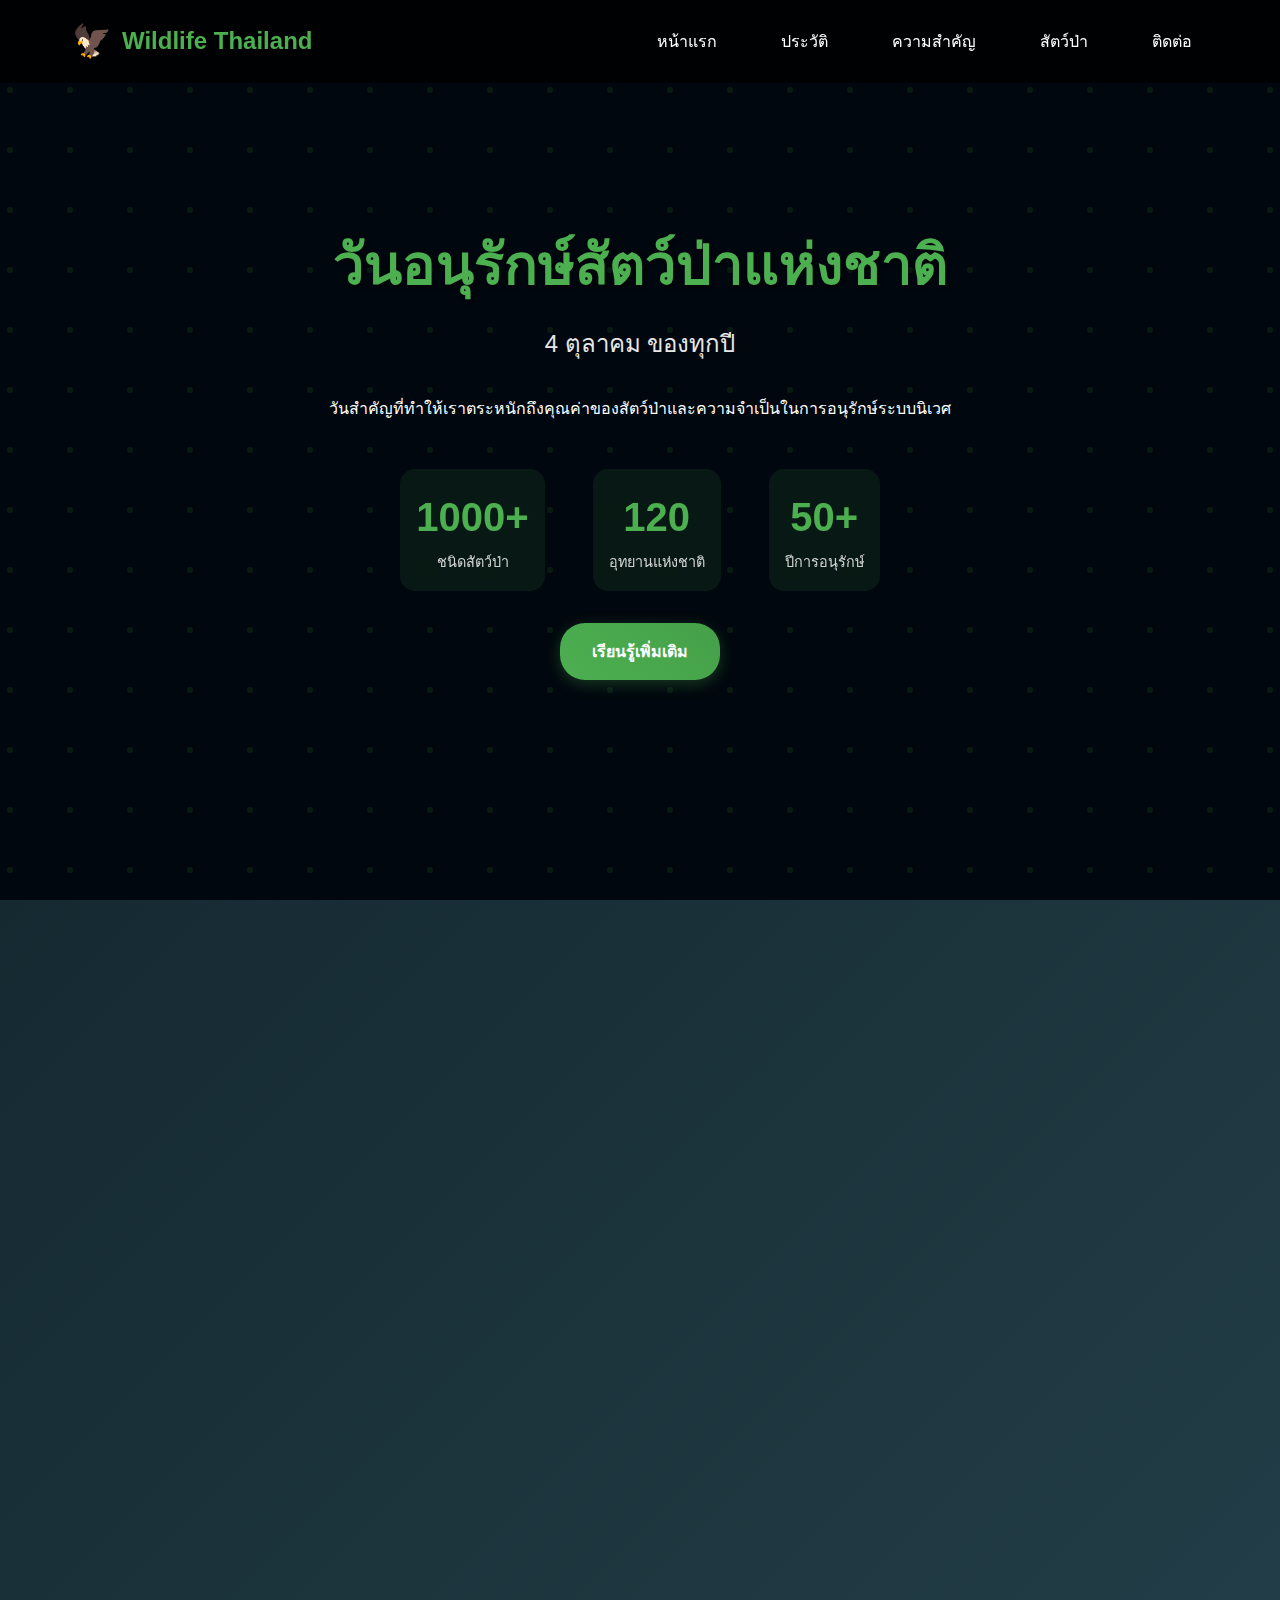
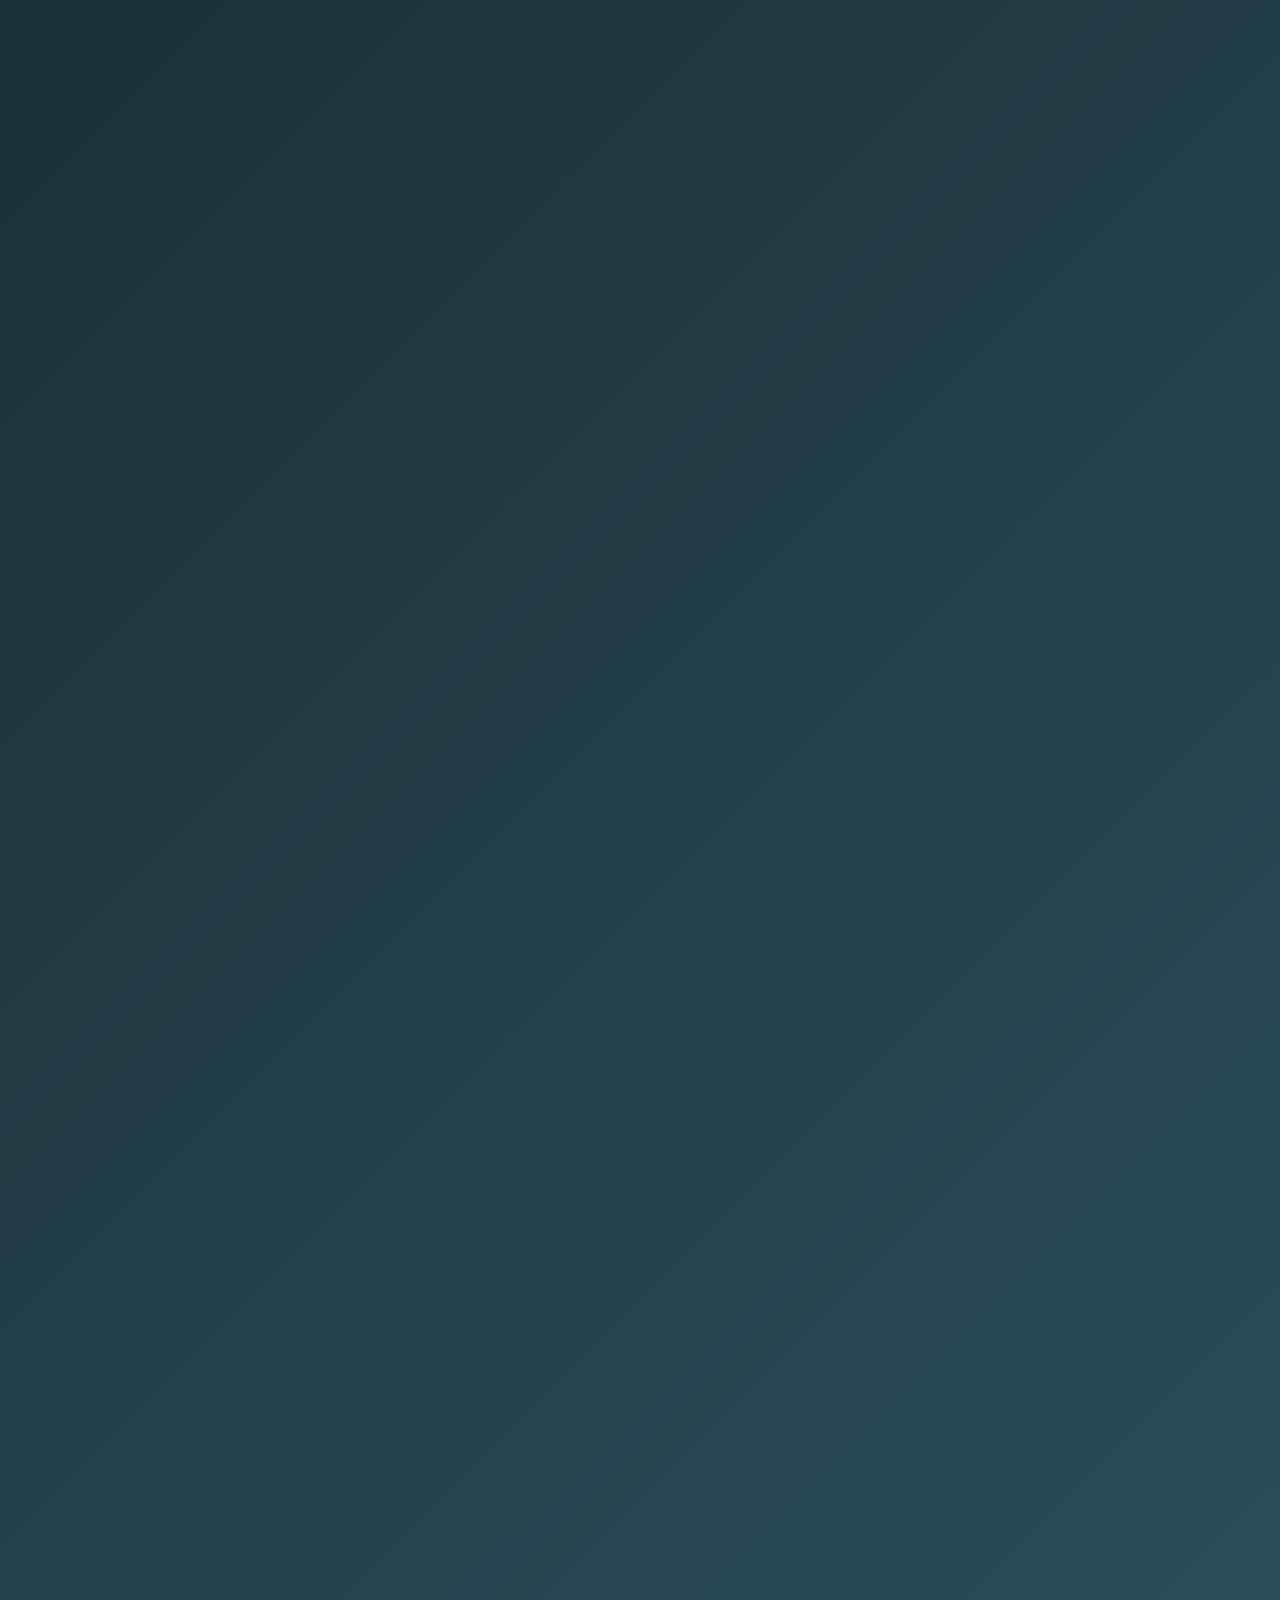
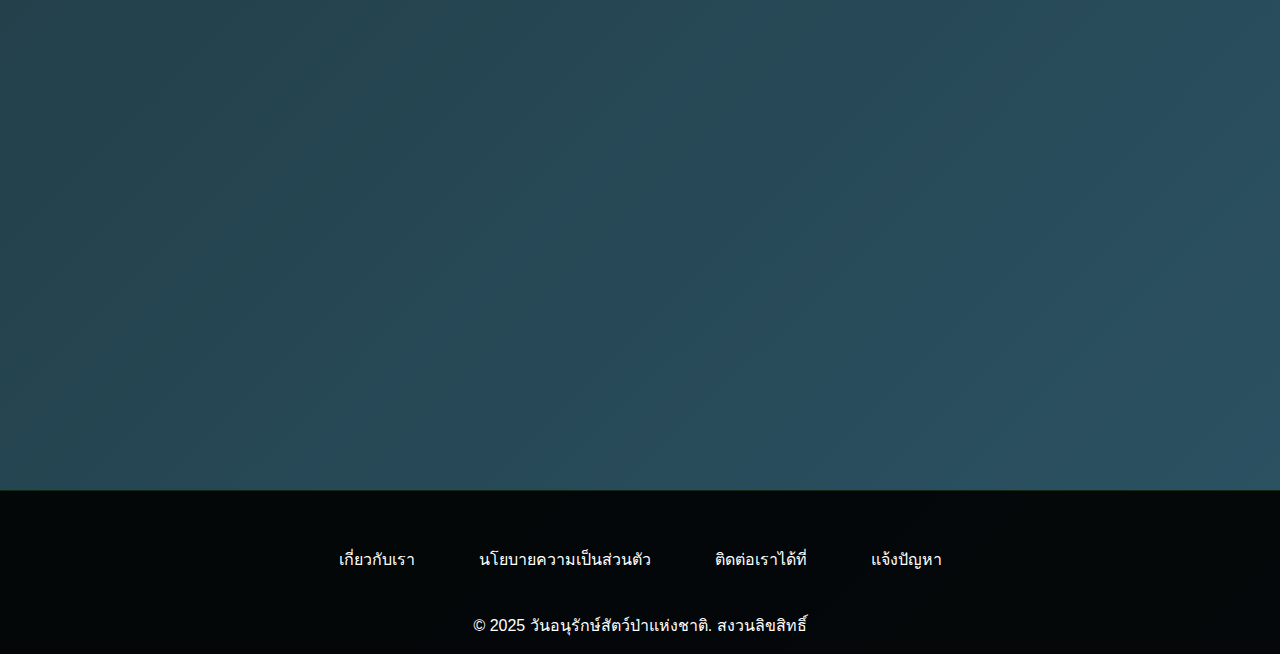
<file: blog/blog-content-info-26-dec.html>
<!DOCTYPE html>
<html lang="th">
  <head>
    <meta charset="UTF-8" />
    <meta name="viewport" content="width=device-width, initial-scale=1.0" />
    <title>วันอนุรักษ์สัตว์ป่าแห่งชาติ - ความเป็นมา</title>
    <style>
      * {
        margin: 0;
        padding: 0;
        box-sizing: border-box;
      }

      body {
        font-family: "Kanit", "Prompt", sans-serif;
        line-height: 1.6;
        color: #ffffff;
        background: linear-gradient(
          135deg,
          #0f2027 0%,
          #203a43 50%,
          #2c5364 100%
        );
        overflow-x: hidden;
      }

      /* Header */
      .header {
        background: rgba(0, 0, 0, 0.8);
        backdrop-filter: blur(10px);
        padding: 1rem 0;
        position: fixed;
        top: 0;
        width: 100%;
        z-index: 1000;
        transition: all 0.3s ease;
      }

      .nav-container {
        max-width: 1200px;
        margin: 0 auto;
        display: flex;
        justify-content: space-between;
        align-items: center;
        padding: 0 2rem;
      }

      .logo {
        font-size: 1.5rem;
        font-weight: bold;
        color: #4caf50;
        display: flex;
        align-items: center;
        gap: 10px;
      }

      .logo::before {
        content: "🦅";
        font-size: 2rem;
      }

      .nav-menu {
        display: flex;
        list-style: none;
        gap: 2rem;
      }

      .nav-link {
        color: #ffffff;
        text-decoration: none;
        padding: 0.5rem 1rem;
        border-radius: 25px;
        transition: all 0.3s ease;
      }

      .nav-link:hover {
        background: rgba(76, 175, 80, 0.2);
        color: #4caf50;
      }

      /* Hero Section */
      .hero {
        height: 100vh;
        display: flex;
        align-items: center;
        justify-content: center;
        text-align: center;
        position: relative;
        background: linear-gradient(rgba(0, 0, 0, 0.6), rgba(0, 0, 0, 0.6)),
          url('data:image/svg+xml,<svg xmlns="http://www.w3.org/2000/svg" viewBox="0 0 1200 600"><defs><pattern id="forest" x="0" y="0" width="40" height="40" patternUnits="userSpaceOnUse"><circle cx="20" cy="20" r="2" fill="%234CAF50" opacity="0.3"/></pattern></defs><rect width="100%" height="100%" fill="%23001122"/><rect width="100%" height="100%" fill="url(%23forest)"/></svg>');
        background-size: cover;
        background-position: center;
      }

      .hero-content {
        max-width: 800px;
        padding: 0 2rem;
        animation: fadeInUp 1s ease;
      }

      .hero h1 {
        font-size: 3.5rem;
        margin-bottom: 1rem;
        color: #4caf50;
        text-shadow: 2px 2px 4px rgba(0, 0, 0, 0.5);
      }

      .hero-subtitle {
        font-size: 1.5rem;
        margin-bottom: 2rem;
        opacity: 0.9;
      }

      .hero-stats {
        display: flex;
        justify-content: center;
        gap: 3rem;
        margin-top: 3rem;
      }

      .stat-item {
        text-align: center;
        padding: 1rem;
        background: rgba(76, 175, 80, 0.1);
        border-radius: 15px;
        backdrop-filter: blur(10px);
      }

      .stat-number {
        font-size: 2.5rem;
        font-weight: bold;
        color: #4caf50;
        display: block;
      }

      .stat-label {
        font-size: 0.9rem;
        opacity: 0.8;
      }

      .cta-button {
        display: inline-block;
        margin-top: 2rem;
        padding: 1rem 2rem;
        background: linear-gradient(45deg, #4caf50, #45a049);
        color: white;
        text-decoration: none;
        border-radius: 25px;
        font-weight: bold;
        transition: all 0.3s ease;
        box-shadow: 0 4px 15px rgba(76, 175, 80, 0.3);
      }

      .cta-button:hover {
        transform: translateY(-3px);
        box-shadow: 0 6px 20px rgba(76, 175, 80, 0.4);
      }

      /* Main Content */
      .main-content {
        padding: 5rem 0;
        max-width: 1200px;
        margin: 0 auto;
      }

      .section {
        margin-bottom: 5rem;
        padding: 0 2rem;
      }

      .section h2 {
        font-size: 2.5rem;
        text-align: center;
        margin-bottom: 3rem;
        color: #4caf50;
        position: relative;
      }

      .section h2::after {
        content: "";
        position: absolute;
        bottom: -10px;
        left: 50%;
        transform: translateX(-50%);
        width: 80px;
        height: 3px;
        background: linear-gradient(45deg, #4caf50, #45a049);
        border-radius: 2px;
      }

      /* History Timeline */
      .timeline {
        position: relative;
        padding: 2rem 0;
      }

      .timeline::before {
        content: "";
        position: absolute;
        left: 50%;
        transform: translateX(-50%);
        width: 3px;
        height: 100%;
        background: linear-gradient(to bottom, #4caf50, #45a049);
      }

      .timeline-item {
        display: flex;
        margin-bottom: 3rem;
        position: relative;
      }

      .timeline-item:nth-child(odd) {
        flex-direction: row-reverse;
      }

      .timeline-content {
        flex: 1;
        padding: 2rem;
        background: rgba(76, 175, 80, 0.1);
        border-radius: 15px;
        backdrop-filter: blur(10px);
        margin: 0 2rem;
        border: 1px solid rgba(76, 175, 80, 0.2);
      }

      .timeline-year {
        font-size: 1.5rem;
        font-weight: bold;
        color: #4caf50;
        margin-bottom: 1rem;
      }

      .timeline-dot {
        position: absolute;
        left: 50%;
        transform: translateX(-50%);
        width: 20px;
        height: 20px;
        background: #4caf50;
        border: 3px solid #ffffff;
        border-radius: 50%;
        top: 2rem;
      }

      /* Cards Grid */
      .cards-grid {
        display: grid;
        grid-template-columns: repeat(auto-fit, minmax(300px, 1fr));
        gap: 2rem;
        margin-top: 3rem;
      }

      .card {
        background: rgba(76, 175, 80, 0.1);
        border-radius: 15px;
        padding: 2rem;
        backdrop-filter: blur(10px);
        border: 1px solid rgba(76, 175, 80, 0.2);
        transition: all 0.3s ease;
        text-align: center;
      }

      .card:hover {
        transform: translateY(-10px);
        box-shadow: 0 10px 30px rgba(76, 175, 80, 0.3);
      }

      .card-icon {
        font-size: 3rem;
        margin-bottom: 1rem;
        display: block;
      }

      .card h3 {
        color: #4caf50;
        margin-bottom: 1rem;
        font-size: 1.3rem;
      }

      /* Wildlife Gallery */
      .wildlife-gallery {
        display: grid;
        grid-template-columns: repeat(auto-fit, minmax(250px, 1fr));
        gap: 1rem;
        margin-top: 3rem;
      }

      .wildlife-item {
        position: relative;
        height: 200px;
        border-radius: 15px;
        overflow: hidden;
        background: linear-gradient(45deg, #2c5364, #4caf50);
        display: flex;
        align-items: center;
        justify-content: center;
        font-size: 4rem;
        transition: all 0.3s ease;
      }

      .wildlife-item:hover {
        transform: scale(1.05);
      }

      .wildlife-overlay {
        position: absolute;
        bottom: 0;
        left: 0;
        right: 0;
        background: linear-gradient(transparent, rgba(0, 0, 0, 0.8));
        padding: 1rem;
        color: white;
        text-align: center;
      }

      /* Footer */
      .footer {
        background: rgba(0, 0, 0, 0.9);
        padding: 3rem 0 1rem;
        text-align: center;
        border-top: 1px solid rgba(76, 175, 80, 0.2);
      }

      .footer-content {
        max-width: 1200px;
        margin: 0 auto;
        padding: 0 2rem;
      }

      .footer-links {
        display: flex;
        justify-content: center;
        gap: 2rem;
        margin-bottom: 2rem;
        flex-wrap: wrap;
      }

      .footer-link {
        color: #ffffff;
        text-decoration: none;
        padding: 0.5rem 1rem;
        border-radius: 25px;
        transition: all 0.3s ease;
      }

      .footer-link:hover {
        background: rgba(76, 175, 80, 0.2);
        color: #4caf50;
      }

      /* Animations */
      @keyframes fadeInUp {
        from {
          opacity: 0;
          transform: translateY(30px);
        }
        to {
          opacity: 1;
          transform: translateY(0);
        }
      }

      .fade-in {
        opacity: 0;
        transform: translateY(30px);
        transition: all 0.6s ease;
      }

      .fade-in.visible {
        opacity: 1;
        transform: translateY(0);
      }

      /* Responsive */
      @media (max-width: 768px) {
        .hero h1 {
          font-size: 2.5rem;
        }

        .hero-stats {
          flex-direction: column;
          gap: 1rem;
        }

        .timeline::before {
          left: 20px;
        }

        .timeline-item {
          flex-direction: column;
        }

        .timeline-item:nth-child(odd) {
          flex-direction: column;
        }

        .timeline-content {
          margin-left: 3rem;
          margin-right: 0;
        }

        .timeline-dot {
          left: 20px;
        }

        .nav-menu {
          display: none;
        }
      }

      /* Scroll Progress */
      .scroll-progress {
        position: fixed;
        top: 0;
        left: 0;
        width: 0%;
        height: 3px;
        background: linear-gradient(45deg, #4caf50, #45a049);
        z-index: 1001;
        transition: width 0.3s ease;
      }
    </style>
  </head>
  <body>
    <div class="scroll-progress" id="scrollProgress"></div>

    <header class="header" id="header">
      <nav class="nav-container">
        <div class="logo">Wildlife Thailand</div>
        <ul class="nav-menu">
          <li><a href="#home" class="nav-link">หน้าแรก</a></li>
          <li><a href="#history" class="nav-link">ประวัติ</a></li>
          <li><a href="#importance" class="nav-link">ความสำคัญ</a></li>
          <li><a href="#wildlife" class="nav-link">สัตว์ป่า</a></li>
          <li><a href="#contact" class="nav-link">ติดต่อ</a></li>
        </ul>
      </nav>
    </header>

    <main>
      <section class="hero" id="home">
        <div class="hero-content">
          <h1>วันอนุรักษ์สัตว์ป่าแห่งชาติ</h1>
          <p class="hero-subtitle">4 ตุลาคม ของทุกปี</p>
          <p>
            วันสำคัญที่ทำให้เราตระหนักถึงคุณค่าของสัตว์ป่าและความจำเป็นในการอนุรักษ์ระบบนิเวศ
          </p>

          <div class="hero-stats">
            <div class="stat-item fade-in">
              <span class="stat-number">1000+</span>
              <span class="stat-label">ชนิดสัตว์ป่า</span>
            </div>
            <div class="stat-item fade-in">
              <span class="stat-number">120</span>
              <span class="stat-label">อุทยานแห่งชาติ</span>
            </div>
            <div class="stat-item fade-in">
              <span class="stat-number">50+</span>
              <span class="stat-label">ปีการอนุรักษ์</span>
            </div>
          </div>

          <a href="#history" class="cta-button">เรียนรู้เพิ่มเติม</a>
        </div>
      </section>

      <div class="main-content">
        <section class="section fade-in" id="history">
          <h2>ความเป็นมาของวันอนุรักษ์สัตว์ป่าแห่งชาติ</h2>

          <div class="timeline">
            <div class="timeline-item">
              <div class="timeline-content">
                <div class="timeline-year">พ.ศ. 2517</div>
                <h3>การก่อตั้งองค์การอนุรักษ์</h3>
                <p>
                  รัฐบาลไทยเริ่มตระหนักถึงความสำคัญของการอนุรักษ์สัตว์ป่าและได้ริเริ่มโครงการอนุรักษ์สัตว์ป่าขึ้นอย่างจริงจัง
                  เพื่อป้องกันการสูญพันธุ์ของสัตว์ป่าในประเทศไทย
                </p>
              </div>
              <div class="timeline-dot"></div>
            </div>

            <div class="timeline-item">
              <div class="timeline-content">
                <div class="timeline-year">พ.ศ. 2535</div>
                <h3>การประกาศวันอนุรักษ์สัตว์ป่าแห่งชาติ</h3>
                <p>
                  คณะรัฐมนตรีได้มีมติให้กำหนดวันที่ 4 ตุลาคม ของทุกปีเป็น
                  "วันอนุรักษ์สัตว์ป่าแห่งชาติ"
                  เพื่อให้ประชาชนตระหนักถึงความสำคัญของสัตว์ป่าและร่วมมืออนุรักษ์
                </p>
              </div>
              <div class="timeline-dot"></div>
            </div>

            <div class="timeline-item">
              <div class="timeline-content">
                <div class="timeline-year">พ.ศ. 2545</div>
                <h3>การขยายผลการอนุรักษ์</h3>
                <p>
                  กรมป่าไผ่และกรมอุทยานแห่งชาติ สัตว์ป่า และพันธุ์พืช
                  ได้ร่วมมือกับองค์กรต่าง ๆ
                  ในการจัดกิจกรรมส่งเสริมการอนุรักษ์สัตว์ป่าให้แพร่หลายมากขึ้น
                </p>
              </div>
              <div class="timeline-dot"></div>
            </div>

            <div class="timeline-item">
              <div class="timeline-content">
                <div class="timeline-year">ปัจจุบัน</div>
                <h3>การอนุรักษ์ยุคใหม่</h3>
                <p>
                  การอนุรักษ์สัตว์ป่าในปัจจุบันได้พัฒนาไปสู่การใช้เทคโนโลยีและการมีส่วนร่วมของชุมชน
                  รวมถึงการศึกษาวิจัยและการฟื้นฟูระบบนิเวศอย่างยั่งยืน
                </p>
              </div>
              <div class="timeline-dot"></div>
            </div>
          </div>
        </section>

        <section class="section fade-in" id="importance">
          <h2>ความสำคัญของการอนุรักษ์สัตว์ป่า</h2>

          <div class="cards-grid">
            <div class="card">
              <span class="card-icon">🌍</span>
              <h3>สมดุลของธรรมชาติ</h3>
              <p>
                สัตว์ป่าเป็นส่วนสำคัญในการรักษาสมดุลของระบบนิเวศ
                ช่วยควบคุมประชากรสัตว์อื่น ๆ และการแพร่กระจายของพันธุ์พืช
              </p>
            </div>

            <div class="card">
              <span class="card-icon">💊</span>
              <h3>แหล่งยารักษาโรค</h3>
              <p>
                สัตว์ป่าหลายชนิดมีสารประกอบที่สามารถนำมาพัฒนาเป็นยารักษาโรคต่าง
                ๆ ได้ การสูญพันธุ์อาจทำให้เสียโอกาสในการค้นพบยาใหม่
              </p>
            </div>

            <div class="card">
              <span class="card-icon">🏛️</span>
              <h3>มูลค่าทางวัฒนธรรม</h3>
              <p>
                สัตว์ป่าเป็นส่วนหนึ่งของวัฒนธรรมและความเชื่อของคนไทยมาอย่างยาวนาน
                มีคุณค่าทางประวัติศาสตร์และจิตใจ
              </p>
            </div>

            <div class="card">
              <span class="card-icon">💰</span>
              <h3>มูลค่าทางเศรษฐกิจ</h3>
              <p>
                การท่องเที่ยวเชิงนิเวศที่เกี่ยวข้องกับสัตว์ป่าสร้างรายได้ให้กับประเทศและชุมชนท้องถิ่นเป็นจำนวนมาก
              </p>
            </div>
          </div>
        </section>

        <section class="section fade-in" id="wildlife">
          <h2>สัตว์ป่าที่ต้องอนุรักษ์</h2>

          <div class="wildlife-gallery">
            <div class="wildlife-item">
              🐅
              <div class="wildlife-overlay">
                <h3>เสือโคร่ง</h3>
                <p>สัตว์ประจำชาติไทย</p>
              </div>
            </div>
            <div class="wildlife-item">
              🐘
              <div class="wildlife-overlay">
                <h3>ช้างเอเชีย</h3>
                <p>สัญลักษณ์แห่งความเป็นสิริมงคล</p>
              </div>
            </div>
            <div class="wildlife-item">
              🦏
              <div class="wildlife-overlay">
                <h3>แรดสุมาตรา</h3>
                <p>สัตว์หายากที่ใกล้สูญพันธุ์</p>
              </div>
            </div>
            <div class="wildlife-item">
              🐆
              <div class="wildlife-overlay">
                <h3>เสือดาว</h3>
                <p>นักล่าที่มีความสำคัญต่อระบบนิเวศ</p>
              </div>
            </div>
            <div class="wildlife-item">
              🦅
              <div class="wildlife-overlay">
                <h3>นกเงือกหัวดำ</h3>
                <p>นกที่มีบทบาทสำคัญในการกระจายพันธุ์พืช</p>
              </div>
            </div>
            <div class="wildlife-item">
              🐒
              <div class="wildlife-overlay">
                <h3>ชะนีตัวสีทอง</h3>
                <p>ลิงที่มีความสำคัญต่อระบบนิเวศป่า</p>
              </div>
            </div>
          </div>
        </section>
      </div>
    </main>

    <footer class="footer" id="contact">
      <div class="footer-content">
        <div class="footer-links">
          <a href="#" class="footer-link">เกี่ยวกับเรา</a>
          <a href="#" class="footer-link">นโยบายความเป็นส่วนตัว</a>
          <a href="#" class="footer-link">ติดต่อเราได้ที่</a>
          <a href="#" class="footer-link">แจ้งปัญหา</a>
        </div>
        <p>&copy; 2025 วันอนุรักษ์สัตว์ป่าแห่งชาติ. สงวนลิขสิทธิ์</p>
      </div>
    </footer>

    <script>
      // Smooth scrolling
      document.querySelectorAll('a[href^="#"]').forEach((anchor) => {
        anchor.addEventListener("click", function (e) {
          e.preventDefault();
          const target = document.querySelector(this.getAttribute("href"));
          if (target) {
            target.scrollIntoView({
              behavior: "smooth",
              block: "start",
            });
          }
        });
      });

      // Scroll progress bar
      window.addEventListener("scroll", () => {
        const scrollProgress = document.getElementById("scrollProgress");
        const scrollTop =
          document.documentElement.scrollTop || document.body.scrollTop;
        const scrollHeight =
          document.documentElement.scrollHeight -
          document.documentElement.clientHeight;
        const scrollPercentage = (scrollTop / scrollHeight) * 100;
        scrollProgress.style.width = scrollPercentage + "%";
      });

      // Header background change on scroll
      window.addEventListener("scroll", () => {
        const header = document.getElementById("header");
        if (window.scrollY > 100) {
          header.style.background = "rgba(0, 0, 0, 0.95)";
        } else {
          header.style.background = "rgba(0, 0, 0, 0.8)";
        }
      });

      // Fade in animation on scroll
      const observerOptions = {
        threshold: 0.1,
        rootMargin: "0px 0px -50px 0px",
      };

      const observer = new IntersectionObserver((entries) => {
        entries.forEach((entry) => {
          if (entry.isIntersecting) {
            entry.target.classList.add("visible");
          }
        });
      }, observerOptions);

      document.querySelectorAll(".fade-in").forEach((el) => {
        observer.observe(el);
      });

      // Add parallax effect to hero section
      window.addEventListener("scroll", () => {
        const scrolled = window.pageYOffset;
        const hero = document.querySelector(".hero");
        hero.style.transform = `translateY(${scrolled * 0.5}px)`;
      });

      // Add floating animation to wildlife items
      document.querySelectorAll(".wildlife-item").forEach((item, index) => {
        item.style.animationDelay = `${index * 0.2}s`;
        item.style.animation = "float 3s ease-in-out infinite";
      });

      // Add CSS for floating animation
      const style = document.createElement("style");
      style.textContent = `
            @keyframes float {
                0%, 100% { transform: translateY(0px) scale(1); }
                50% { transform: translateY(-10px) scale(1.02); }
            }
        `;
      document.head.appendChild(style);

      // Statistics counter animation
      const animateCounters = () => {
        const counters = document.querySelectorAll(".stat-number");
        counters.forEach((counter) => {
          const target = parseInt(counter.textContent.replace(/\D/g, ""));
          const increment = target / 50;
          let current = 0;

          const updateCounter = () => {
            if (current < target) {
              current += increment;
              if (counter.textContent.includes("+")) {
                counter.textContent = Math.ceil(current) + "+";
              } else {
                counter.textContent = Math.ceil(current);
              }
              setTimeout(updateCounter, 50);
            } else {
              counter.textContent = counter.textContent.includes("+")
                ? target + "+"
                : target;
            }
          };
          updateCounter();
        });
      };

      // Trigger counter animation when hero section is visible
      const heroObserver = new IntersectionObserver((entries) => {
        entries.forEach((entry) => {
          if (entry.isIntersecting) {
            setTimeout(animateCounters, 1000);
            heroObserver.unobserve(entry.target);
          }
        });
      });

      heroObserver.observe(document.querySelector(".hero"));
    </script>
  </body>
</html>
</file>
<file: styles/flat.css>
/* Font Awesome Icons */
@import url("https://cdnjs.cloudflare.com/ajax/libs/font-awesome/6.0.0-beta3/css/all.min.css");

/* Flaticon - Solid Rounded Icons */
@import url("https://cdn-uicons.flaticon.com/3.0.0/uicons-solid-rounded/css/uicons-solid-rounded.css");

/* Flaticon - Solid Chubby Icons */
@import url("https://cdn-uicons.flaticon.com/3.0.0/uicons-solid-chubby/css/uicons-solid-chubby.css");

/* Flaticon - Regular Rounded Icons */
@import url("https://cdn-uicons.flaticon.com/3.0.0/uicons-regular-rounded/css/uicons-regular-rounded.css");

/* Flaticon - Solid Straight Icons */
@import url("https://cdn-uicons.flaticon.com/3.0.0/uicons-solid-straight/css/uicons-solid-straight.css");
</file>
<file: styles/styles.css>
/* Reset และ Base Styles */
* {
  margin: 0;
  padding: 0;
  box-sizing: border-box;
}

body {
  font-family: "Kanit", "Prompt", sans-serif;
  line-height: 1.6;
  color: #fff;
  background: #000000;
  overflow-x: hidden;
}

.container {
  max-width: 1400px;
  margin: 0 auto;
  padding: 0 20px;
}

/* Navigation */
.navbar {
  position: fixed;
  top: 0;
  width: 100%;
  background: rgba(10, 14, 26, 0.6);
  backdrop-filter: blur(20px);
  z-index: 1000;
  padding: 1rem 0;
  transition: all 0.3s ease;
}

.navbar .container {
  display: flex;
  justify-content: space-between;
  align-items: center;
}

.nav-brand {
  display: flex;
  align-items: center;
  gap: 0.5rem;
  font-size: 1.2rem;
  font-weight: bold;
}
.nav-toggle {
  display: inline-block;
  background: transparent;
  border: 0;
  font-size: 22px;
  color: var(--muted);
  cursor: pointer;
}
.logo-icon {
  width: 40px;
  height: 40px;
  object-fit: contain;
  filter: brightness(1.2);
}

.logo-text {
  color: #fff;
}

.logo-text .highlight {
  color: #ff6b6b;
}

.nav-menu {
  display: flex;
  list-style: none;
  gap: 2rem;
}

.nav-menu a {
  text-decoration: none;
  color: #ccc;
  font-weight: 500;
  transition: color 0.3s ease;
  position: relative;
}

.nav-menu a:hover {
  color: #fff;
}

.nav-menu a::after {
  content: "";
  position: absolute;
  bottom: -5px;
  left: 0;
  width: 0;
  height: 2px;
  background: #ff6b6b;
  transition: width 0.3s ease;
}

.nav-menu a:hover::after {
  width: 100%;
}

.nav-actions {
  display: flex;
  align-items: center;
  gap: 1rem;
}

.search-btn,
.nav-toggle {
  background: none;
  border: none;
  color: #ccc;
  font-size: 1.2rem;
  cursor: pointer;
  transition: color 0.3s ease;
}

.search-btn:hover,
.nav-toggle:hover {
  color: #fff;
}

.nav-toggle {
  display: none;
}

/* Hero Section */
.hero {
  min-height: 100vh;
  position: relative;
  display: flex;
  align-items: center;
  overflow: hidden;
}

.hero-image {
  position: absolute;
  top: 0;
  left: 0;
  width: 100%;
  height: 100%;
  z-index: -2;
  overflow: hidden;
}

.hero-bg-image {
  width: 100%;
  height: 100%;
  object-fit: cover;
  filter: brightness(0.7) contrast(1.1);
}

.hero-overlay {
  position: absolute;
  top: 0;
  right: 0;
  width: 60%;
  height: 100%;
  z-index: -1;
  display: flex;
  justify-content: center;
  align-items: center;
}

.deer-overlay {
  width: 80%;
  height: 80%;
  object-fit: contain;
  opacity: 0.8;
  filter: drop-shadow(0 10px 30px rgba(0, 0, 0, 0.1));
}

.hero-content {
  position: relative;
  z-index: 1;
  width: 100%;
  padding-top: 100px;
}

.hero-left {
  max-width: 600px;
  padding-left: 60px;
}

.hero-tag {
  font-size: 0.9rem;
  color: #ccc;
  letter-spacing: 3px;
  margin-bottom: 1rem;
  font-weight: 300;
}

.highlight-dots {
  display: flex;
  flex-direction: column;
  position: absolute;
  left: 0;
  top: 50%;
  transform: translateY(-50%);
  margin-left: -40px;
  gap: 8px;
}

.dot {
  width: 8px;
  height: 8px;
  background: #ff6b6b;
  border-radius: 50%;
  opacity: 0;
  animation: dot-fade 2s ease-in-out infinite;
}

.dot:nth-child(1) {
  animation-delay: 0s;
}
.dot:nth-child(2) {
  animation-delay: 0.3s;
}
.dot:nth-child(3) {
  animation-delay: 0.6s;
}

@keyframes dot-fade {
  0%,
  100% {
    opacity: 0.3;
  }
  50% {
    opacity: 1;
  }
}

.hero-title {
  font-size: 4.5rem;
  font-weight: 900;
  color: #fff;
  margin-bottom: 0.5rem;
  position: relative;
  letter-spacing: -2px;
  text-shadow: 2px 2px 4px rgba(0, 0, 0, 0.5);
  /* overlay: 45%; */
}

.hero-subtitle {
  font-size: 1.1rem;
  color: #ff6b6b;
  letter-spacing: 2px;
  margin-bottom: 1.5rem;
  font-weight: 600;
}

.hero-description {
  font-size: 1rem;
  color: #ccc;
  line-height: 1.6;
  margin-bottom: 1.5rem;
  max-width: 500px;
}

.read-more {
  color: #ff6b6b;
  cursor: pointer;
  text-decoration: underline;
}

.rating {
  display: flex;
  align-items: center;
  gap: 1rem;
  margin-bottom: 2rem;
}

.conservation-stats {
  display: flex;
  gap: 30px;
  margin-bottom: 30px;
}

.stat-item {
  text-align: center;
}

.stat-number {
  font-size: 2rem;
  font-weight: 800;
  color: #f39c12;
  display: block;
}

.stat-label {
  font-size: 0.9rem;
  opacity: 0.9;
  margin-top: 5px;
}

.price {
  font-size: 1.2rem;
  font-weight: bold;
  color: #fff;
}

.currency {
  font-size: 0.8rem;
  color: #ccc;
}

.hero-actions {
  display: flex;
  gap: 1rem;
}

.btn-primary,
.btn-secondary {
  padding: 12px 30px;
  border-radius: 25px;
  border: none;
  cursor: pointer;
  font-weight: 600;
  transition: all 0.3s ease;
  font-size: 0.9rem;
}

.btn-primary {
  background: #ff6b6b;
  color: #fff;
}

.btn-primary:hover {
  background: #ff5252;
  transform: translateY(-2px);
  box-shadow: 0 5px 15px rgba(255, 107, 107, 0.3);
}

.btn-secondary {
  background: transparent;
  color: #fff;
  border: 2px solid rgba(255, 255, 255, 0.3);
}

.btn-secondary:hover {
  background: rgba(255, 255, 255, 0.1);
  border-color: rgba(255, 255, 255, 0.5);
}

.social-links {
  position: fixed;
  right: 30px;
  top: 50%;
  transform: translateY(-50%);
  display: flex;
  flex-direction: column;
  gap: 1rem;
  z-index: 100;
}

.social-link {
  display: flex;
  align-items: center;
  justify-content: center;
  width: 40px;
  height: 40px;
  background: rgba(255, 255, 255, 0.1);
  border-radius: 50%;
  color: #ccc;
  text-decoration: none;
  transition: all 0.3s ease;
  backdrop-filter: blur(10px);
  border: 1px solid rgba(255, 255, 255, 0.1);
}

.social-link:hover {
  background: rgba(255, 107, 107, 0.2);
  color: #fff;
  transform: scale(1.1);
}

/* Main Content */
.main-content {
  background: #0a0e1a;
  padding: 5rem 0;
}

/* Adventure Section */
.adventure-section {
  display: grid;
  grid-template-columns: 1fr 1fr;
  gap: 4rem;
  align-items: center;
  margin-bottom: 6rem;
  padding: 4rem 0;
}

.adventure-content h2 {
  font-size: 2.8rem;
  color: #fff;
  margin-bottom: 1.5rem;
  line-height: 1.2;
}

.adventure-content p {
  color: #ccc;
  font-size: 1.1rem;
  line-height: 1.6;
  margin-bottom: 2rem;
}

.btn-book {
  background: #28a745;
  color: #fff;
  padding: 12px 30px;
  border: none;
  border-radius: 25px;
  cursor: pointer;
  font-weight: 600;
  transition: all 0.3s ease;
}

.btn-book:hover {
  background: #218838;
  transform: translateY(-2px);
}

.adventure-image {
  display: flex;
  justify-content: center;
  align-items: center;
}

.animal-display {
  width: 400px;
  height: 400px;
  object-fit: cover;
  border-radius: 20px;
  animation: float 3s ease-in-out infinite;
  filter: drop-shadow(0 10px 30px rgba(0, 0, 0, 0.3));
  cursor: pointer;
  transition: all 0.3s ease;
}

.animal-display:hover {
  transform: scale(1.05);
  filter: drop-shadow(0 15px 40px rgba(0, 0, 0, 0.4));
}

/* Explore Section */
.explore-section {
  text-align: center;
  margin-bottom: 4rem;
}

.section-title {
  font-size: 3rem;
  color: #fff;
  margin-bottom: 1rem;
}

.section-subtitle {
  font-size: 1.8rem;
  color: #ffd700;
  margin-bottom: 2rem;
}

.section-description {
  color: #ccc;
  font-size: 1.1rem;
  line-height: 1.6;
  max-width: 800px;
  margin: 0 auto 4rem;
}

/* Features Grid */
.features-grid {
  display: grid;
  grid-template-columns: 1fr 1fr;
  grid-template-rows: auto auto;
  gap: 2rem;
  margin-bottom: 4rem;
}

.feature-card {
  background: rgba(255, 255, 255, 0.05);
  padding: 2.5rem;
  border-radius: 20px;
  text-align: center;
  transition: all 0.3s ease;
  border: 1px solid rgba(255, 255, 255, 0.1);
  backdrop-filter: blur(10px);
}

.feature-card.large {
  grid-column: 1 / -1;
  text-align: left;
  display: grid;
  grid-template-columns: auto 1fr;
  gap: 2rem;
  align-items: center;
  padding: 3rem;
}

.feature-card:hover {
  transform: translateY(-5px);
  background: rgba(255, 255, 255, 0.08);
  box-shadow: 0 10px 30px rgba(0, 0, 0, 0.3);
}

.feature-image {
  font-size: 4rem;
  margin-bottom: 1.5rem;
}

.feature-card.large .feature-image {
  margin-bottom: 0;
  font-size: 6rem;
}

.feature-card h3 {
  color: #ffd700;
  margin-bottom: 1rem;
  font-size: 1.5rem;
}

.feature-card p {
  color: #ccc;
  line-height: 1.6;
}

/* Additional Features */
.additional-features {
  display: grid;
  grid-template-columns: repeat(auto-fit, minmax(300px, 1fr));
  gap: 2rem;
  margin-bottom: 4rem;
}

.feature-item {
  background: rgba(255, 255, 255, 0.03);
  padding: 2rem;
  border-radius: 15px;
  text-align: center;
  transition: all 0.3s ease;
  border: 1px solid rgba(255, 255, 255, 0.05);
}

.feature-item:hover {
  background: rgba(255, 255, 255, 0.05);
  transform: translateY(-3px);
}

.feature-icon {
  margin-bottom: 1rem;
  display: flex;
  justify-content: center;
  align-items: center;
  overflow: hidden;
  border-radius: 10px;
}

.feature-icon-img {
  width: 80px;
  height: 80px;
  object-fit: cover;
  border-radius: 10px;
  transition: all 0.3s ease;
}

.feature-item h4 {
  color: #ffd700;
  margin-bottom: 0.5rem;
  font-size: 1.2rem;
}

.feature-item p {
  color: #ccc;
  font-size: 0.9rem;
  line-height: 1.5;
}

/* CTA Section */
.cta-section {
  text-align: center;
  padding: 4rem 2rem;
  background: rgba(255, 107, 107, 0.1);
  border-radius: 30px;
  border: 1px solid rgba(255, 107, 107, 0.2);
  margin: 4rem 0;
}

.cta-section h2 {
  font-size: 2.5rem;
  color: #fff;
  margin-bottom: 1rem;
}

.cta-section p {
  color: #ccc;
  font-size: 1.1rem;
  margin-bottom: 2rem;
  max-width: 600px;
  margin-left: auto;
  margin-right: auto;
}

.btn-cta {
  background: #ff6b6b;
  color: #fff;
  padding: 15px 40px;
  border: none;
  border-radius: 30px;
  cursor: pointer;
  font-weight: 600;
  font-size: 1.1rem;
  transition: all 0.3s ease;
}

.btn-cta:hover {
  background: #ff5252;
  transform: translateY(-2px);
  box-shadow: 0 10px 25px rgba(255, 107, 107, 0.3);
}

.cta-note {
  margin-top: 1rem;
  font-size: 0.9rem;
  color: #ffd700;
}

/* Footer */
.footer {
  background: rgba(0, 0, 0, 0.8);
  padding: 3rem 0 1rem;
  border-top: 1px solid rgba(255, 255, 255, 0.1);
}

.footer-content {
  display: flex;
  justify-content: space-between;
  align-items: center;
  margin-bottom: 2rem;
}

.footer-brand {
  display: flex;
  align-items: center;
  gap: 0.5rem;
  font-size: 1.2rem;
  font-weight: bold;
}

.footer-links {
  display: flex;
  gap: 2rem;
}

.footer-links a {
  color: #ccc;
  text-decoration: none;
  transition: color 0.3s ease;
}

.footer-links a:hover {
  color: #fff;
}

.footer-social {
  display: flex;
  gap: 1rem;
}

.footer-bottom {
  text-align: center;
  padding-top: 2rem;
  border-top: 1px solid rgba(255, 255, 255, 0.1);
  color: #999;
}

/* Animations */
@keyframes float {
  0%,
  100% {
    transform: translateY(0px);
  }
  50% {
    transform: translateY(-20px);
  }
}

/* Responsive Design */
@media (max-width: 1024px) {
  .hero-left {
    padding-left: 20px;
  }

  .hero-title {
    font-size: 3.5rem;
  }

  .social-links {
    right: 20px;
  }

  .features-grid {
    grid-template-columns: 1fr;
  }

  .feature-card.large {
    grid-template-columns: 1fr;
    text-align: center;
  }
}

@media (max-width: 768px) {
  .nav-menu {
    position: fixed;
    top: 80px; /* ความสูงของ navbar */
    left: 0;
    right: 0;
    background: rgba(10, 14, 26, 0.98);
    backdrop-filter: blur(20px);
    flex-direction: column;
    padding: 2rem;
    gap: 1rem;
    border-top: 1px solid rgba(255, 255, 255, 0.1);

    /* ซ่อนเมนูตอนเริ่มต้น */
    opacity: 0;
    visibility: hidden;
    transform: translateY(-20px);
    transition: all 0.3s ease;
  }
  .nav-menu.active {
    opacity: 1;
    visibility: visible;
    transform: translateY(0);
  }

  /* .nav-toggle {
    display: block;
    font-size: 1.5rem;
  } */

  .hero-title {
    font-size: 2.8rem;
  }

  .highlight-dots {
    display: none;
  }

  .social-links {
    position: relative;
    flex-direction: row;
    justify-content: center;
    margin-top: 2rem;
    transform: none;
    right: auto;
    top: auto;
  }

  .adventure-section {
    grid-template-columns: 1fr;
    text-align: center;
  }

  .animal-display {
    font-size: 10rem;
  }

  .section-title {
    font-size: 2.2rem;
  }

  .section-subtitle {
    font-size: 1.4rem;
  }

  .footer-content {
    flex-direction: column;
    gap: 2rem;
    text-align: center;
  }
}

@media (max-width: 480px) {
  .hero-title {
    font-size: 2.2rem;
  }

  .animal-display {
    font-size: 8rem;
  }

  .adventure-content h2 {
    font-size: 2rem;
  }

  .additional-features {
    grid-template-columns: 1fr;
  }
}

/* Smooth Scrolling */
html {
  scroll-behavior: smooth;
}

/* Custom Scrollbar */
::-webkit-scrollbar {
  width: 8px;
}

::-webkit-scrollbar-track {
  background: #0a0e1a;
}

::-webkit-scrollbar-thumb {
  background: rgba(255, 107, 107, 0.5);
  border-radius: 4px;
}

::-webkit-scrollbar-thumb:hover {
  background: rgba(255, 107, 107, 0.7);
}
</file>
